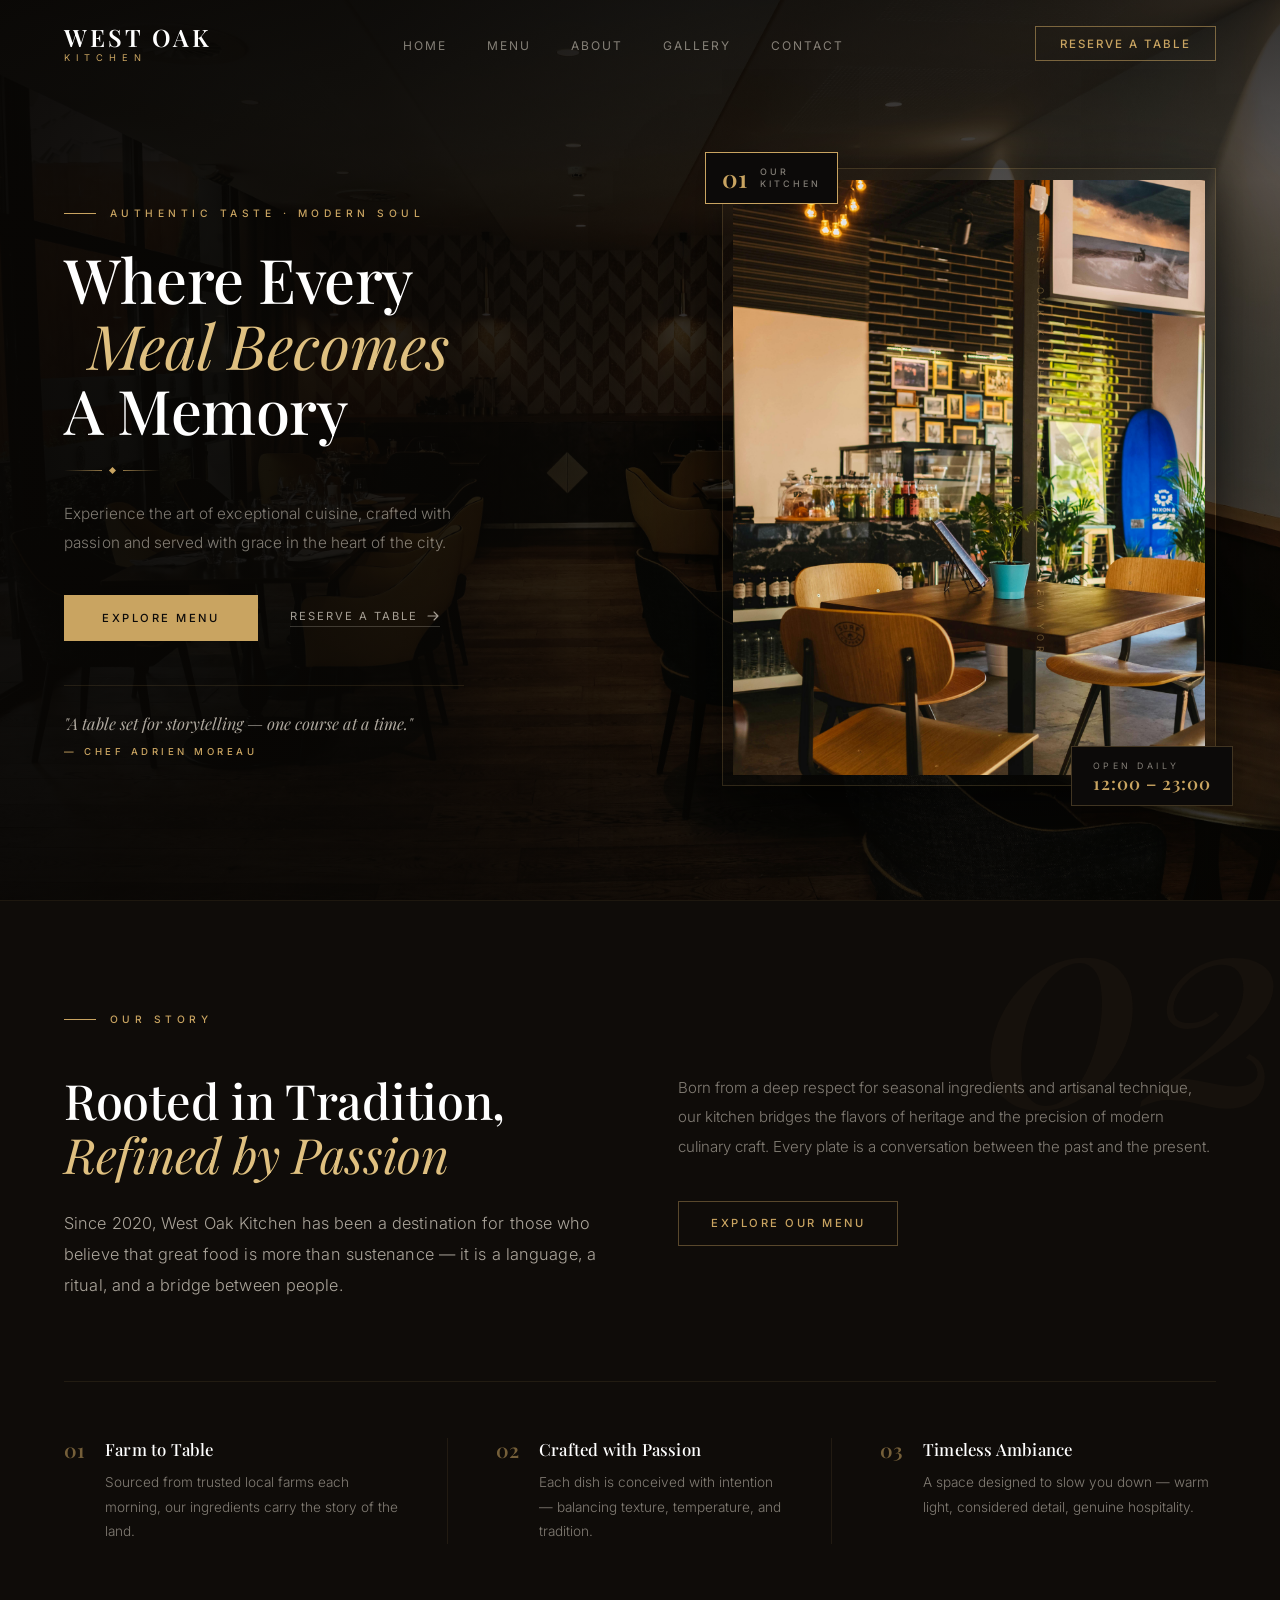
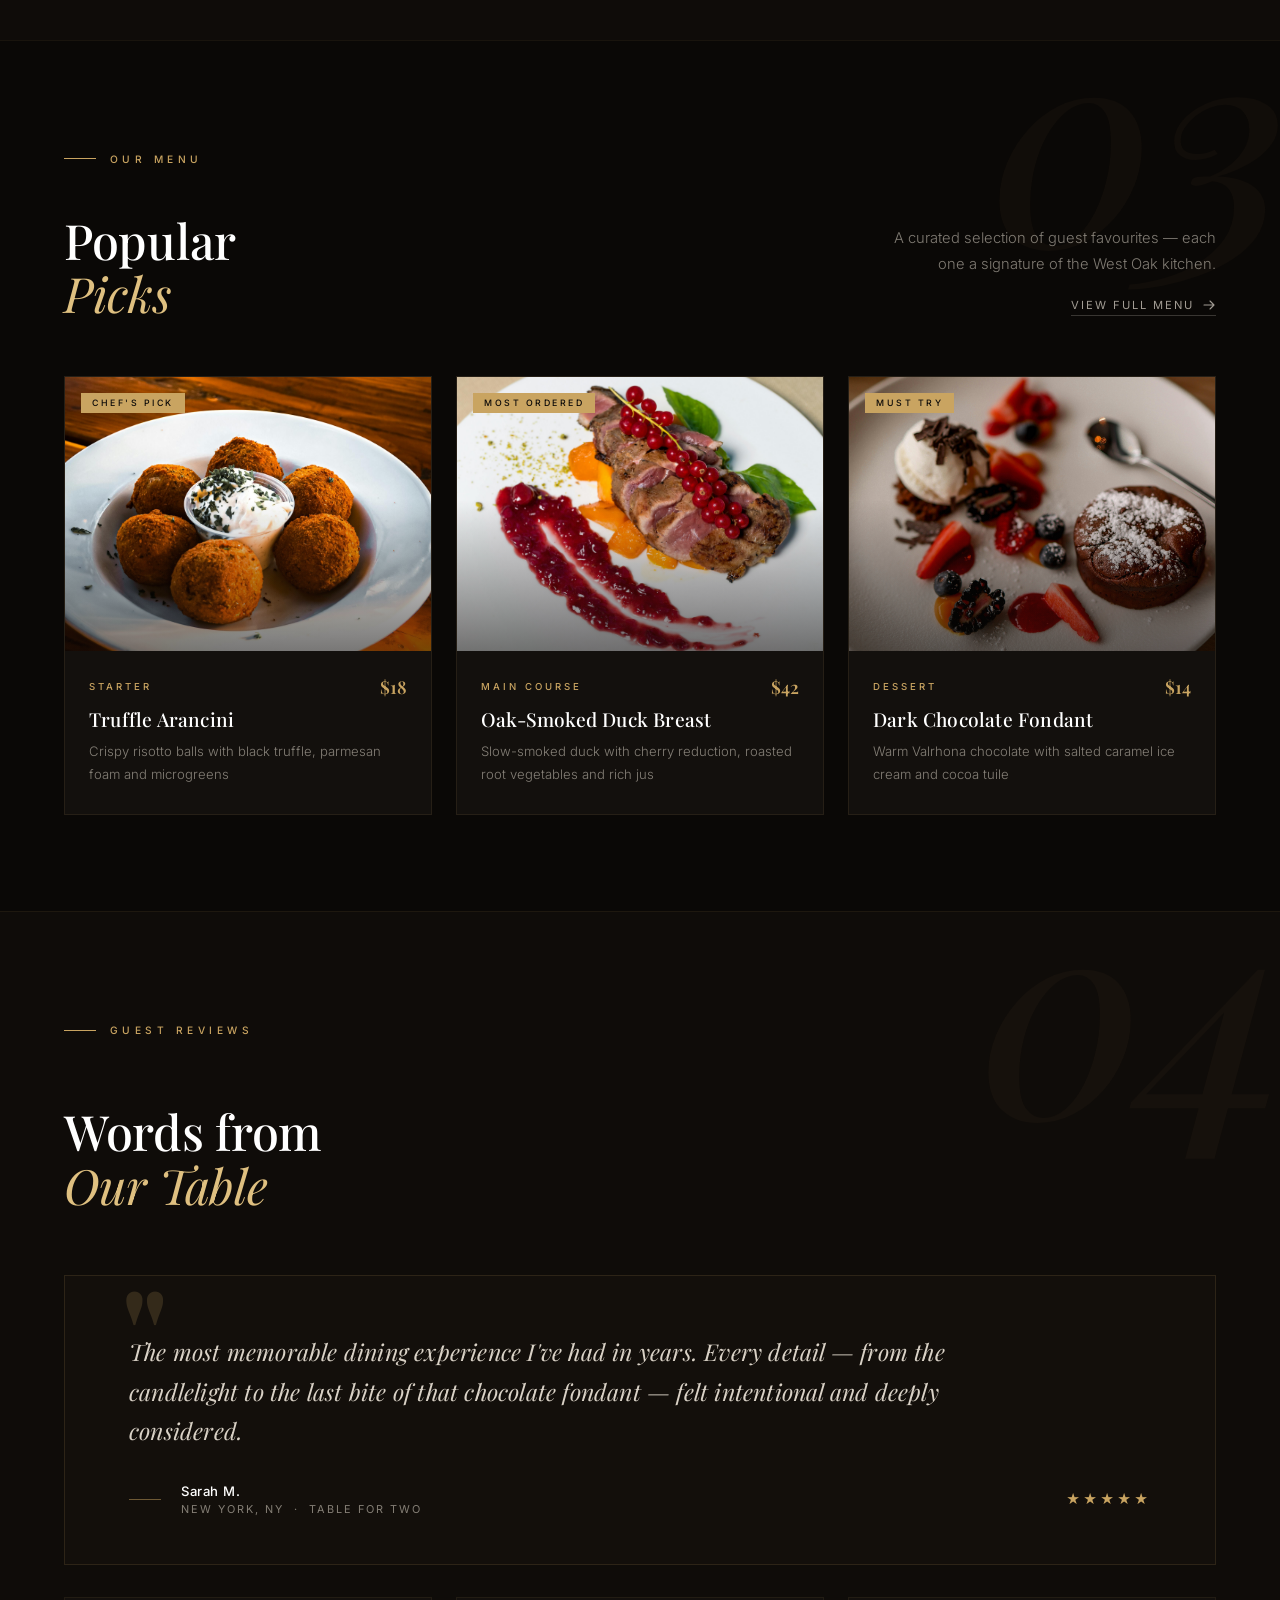
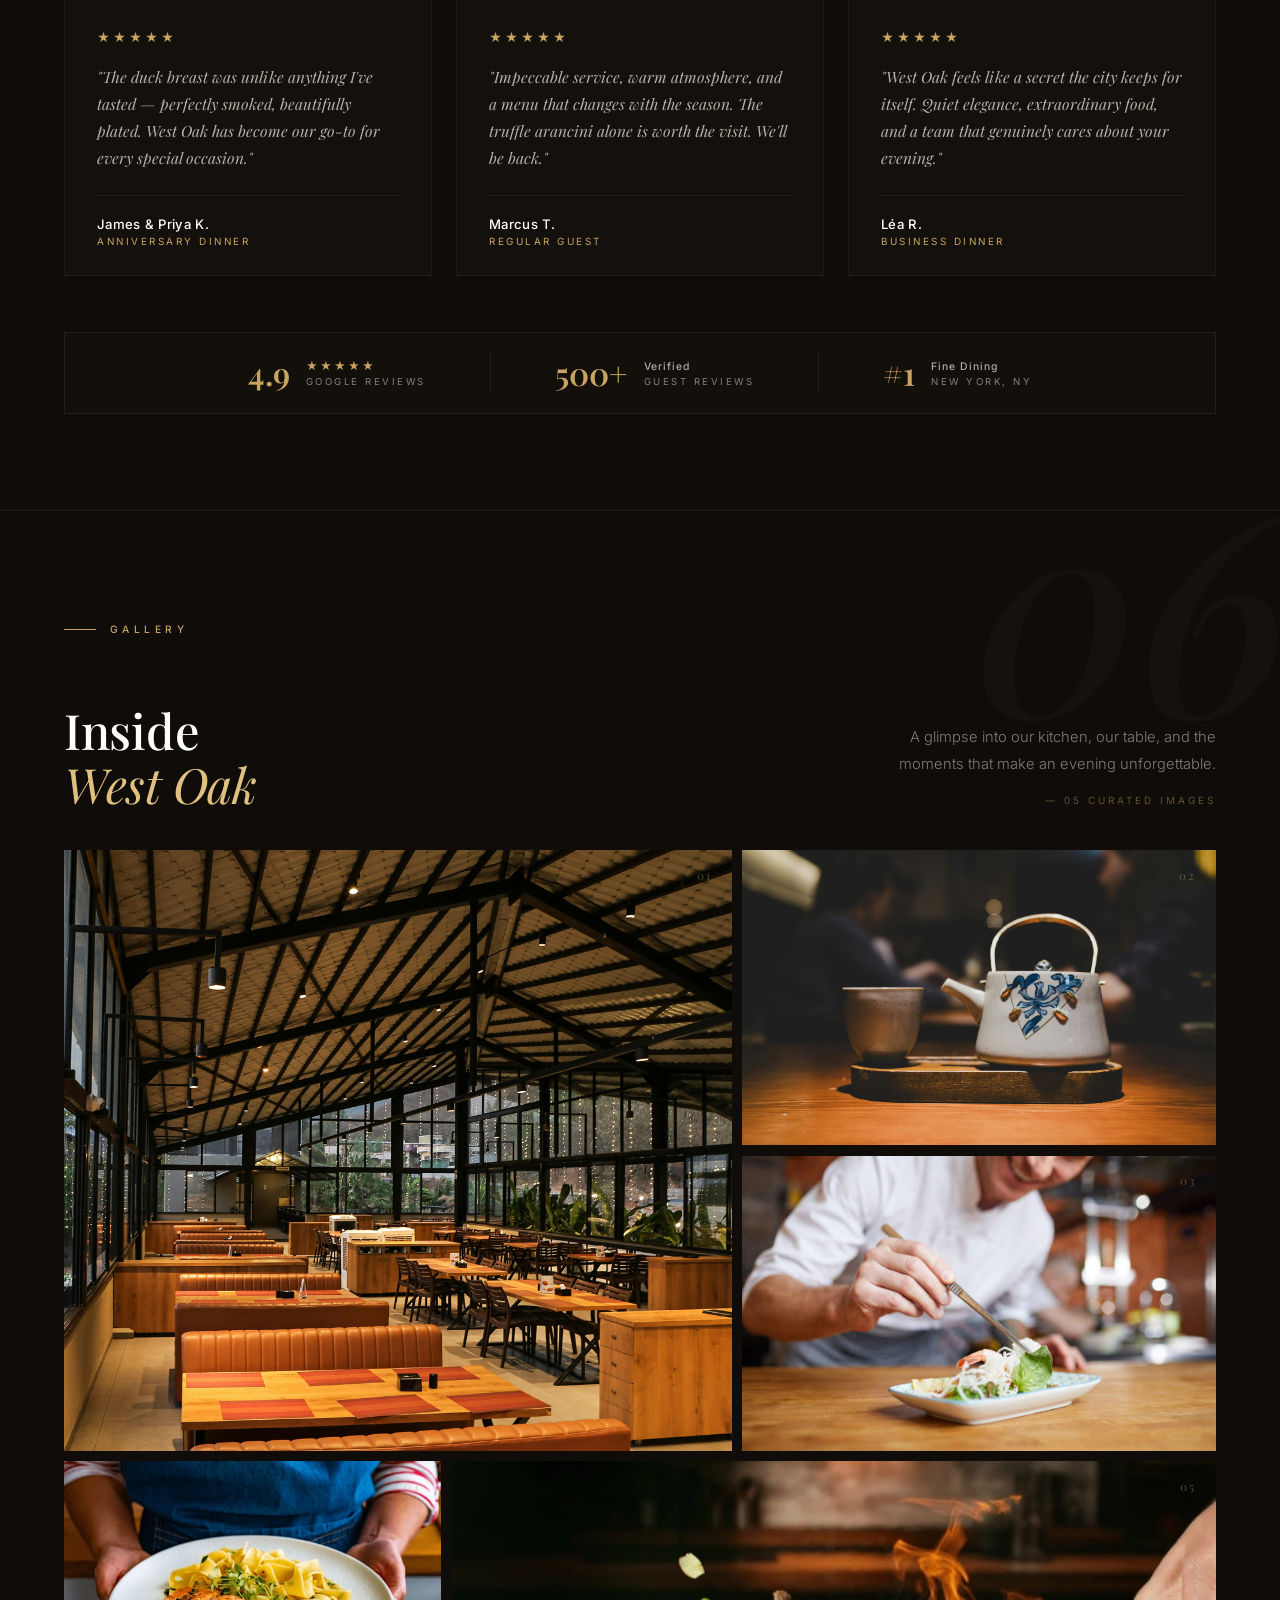
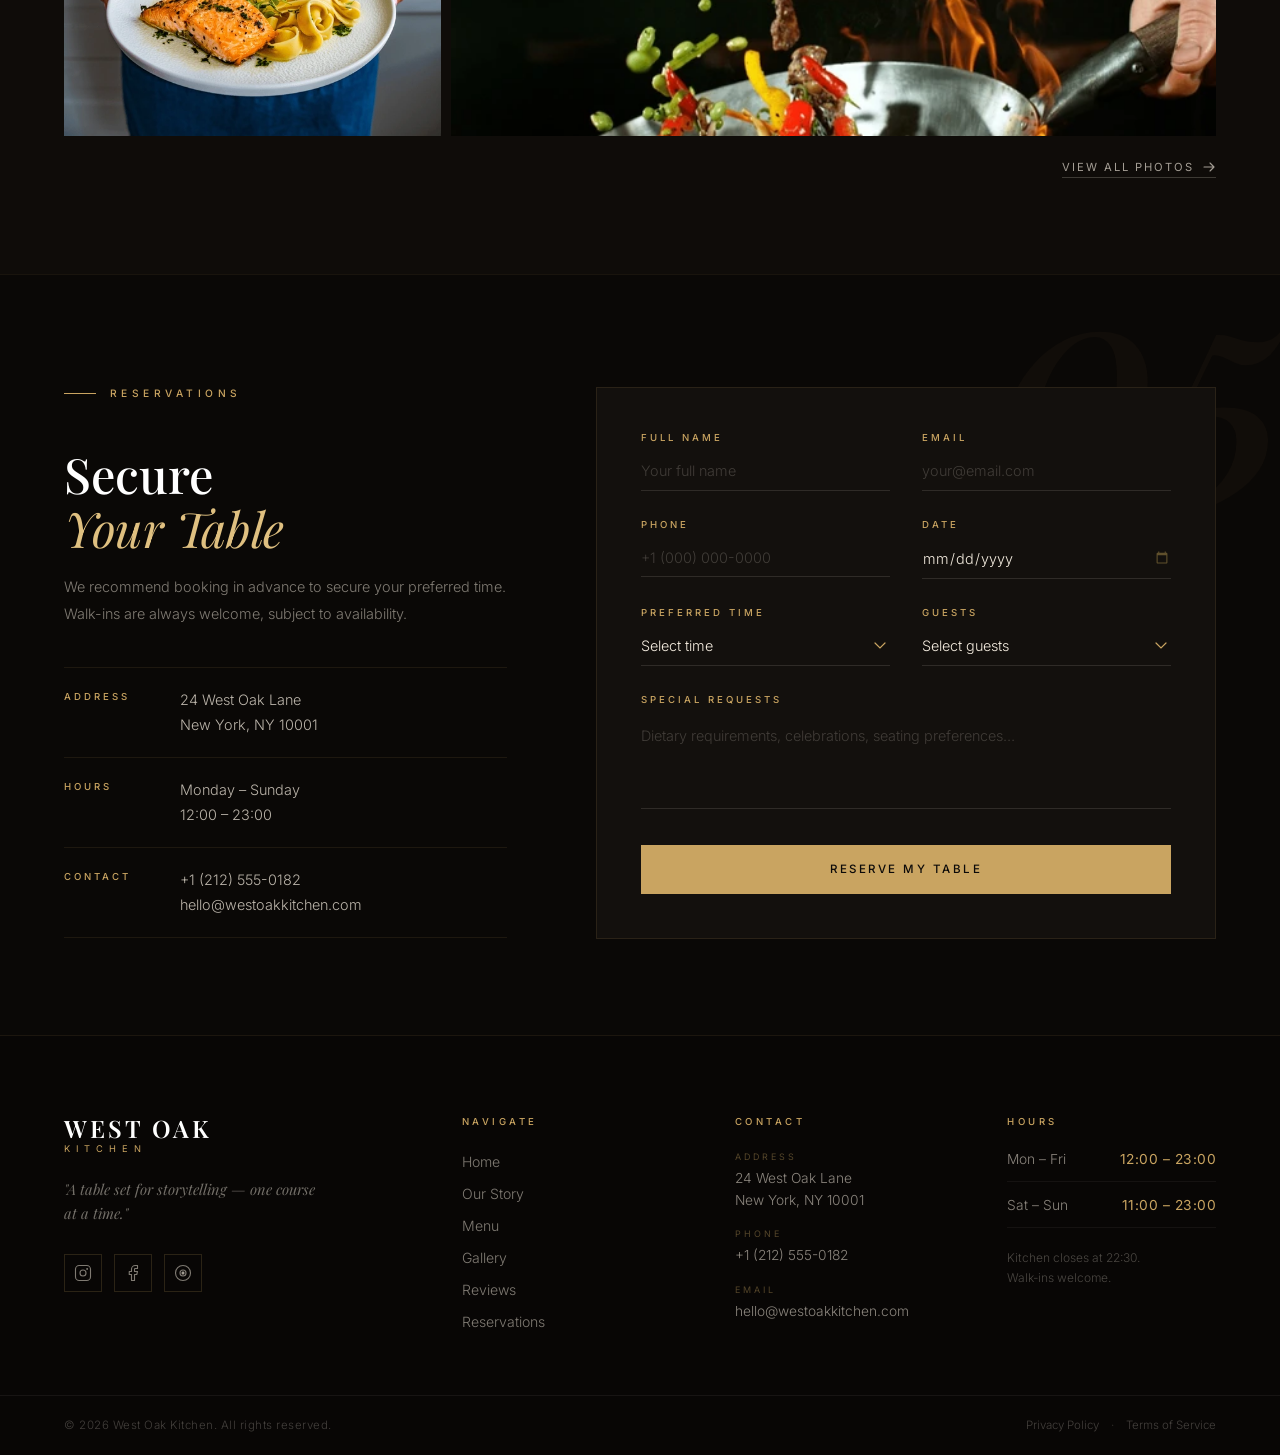
<file: index.html>
<!DOCTYPE html>
<html lang="en">
<head>
    <meta charset="UTF-8">
    <meta name="viewport" content="width=device-width, initial-scale=1.0">
    <title>West Oak Kitchen - Fine Dining</title>
    <link rel="preconnect" href="https://fonts.googleapis.com">
    <link rel="preconnect" href="https://fonts.gstatic.com" crossorigin>
    <link href="https://fonts.googleapis.com/css2?family=Playfair+Display:ital,wght@0,400;0,500;0,600;0,700;1,400;1,500&family=Inter:wght@300;400;500;600&display=swap" rel="stylesheet">
    <link rel="stylesheet" href="style.css">
</head>
<body>

    <!-- ===== NAVIGATION ===== -->
    <nav class="navbar" id="navbar">
        <div class="nav-container">

            <a href="#home" class="nav-logo">
                <span class="logo-main">West Oak</span>
                <span class="logo-sub">Kitchen</span>
            </a>

            <ul class="nav-links" id="navLinks">
                <li><a href="#home">Home</a></li>
                <li><a href="menu.html">Menu</a></li>
                <li><a href="about.html">About</a></li>
                <li><a href="#gallery">Gallery</a></li>
                <li><a href="#contact">Contact</a></li>
            </ul>

            <a href="#reserve" class="nav-reserve">Reserve a Table</a>

            <button class="hamburger" id="hamburger" aria-label="Toggle menu">
                <span></span>
                <span></span>
                <span></span>
            </button>

        </div>
    </nav>

    <!-- ===== HERO SECTION ===== -->
    <section class="hero" id="home">

        <div class="hero-bg">
            <img src="images/herobg.jpg" alt="">
        </div>
        <div class="hero-overlay"></div>

     
        <div class="hero-side" aria-hidden="true">
            <span>West Oak Kitchen &nbsp;·&nbsp; Est. 2020 &nbsp;·&nbsp; New York</span>
        </div>

        <div class="hero-grid">

            <div class="hero-text">

                <div class="hero-tag">
                    <span class="tag-line"></span>
                    <span class="tag-text">AUTHENTIC TASTE · MODERN SOUL</span>
                </div>

                <h1 class="hero-title">
                    <span class="t-reg">Where Every</span>
                    <em class="t-italic">Meal Becomes</em>
                    <span class="t-reg">A Memory</span>
                </h1>

                <div class="hero-ornament">
                    <span class="orn-line"></span>
                    <span class="orn-diamond"></span>
                    <span class="orn-line"></span>
                </div>

                <p class="hero-desc">
                    Experience the art of exceptional cuisine, crafted with passion
                    and served with grace in the heart of the city.
                </p>

                <div class="hero-actions">
                    <a href="#menu" class="btn-fill">Explore Menu</a>
                    <a href="#reserve" class="btn-link">
                        Reserve a Table
                        <svg width="14" height="14" viewBox="0 0 14 14" fill="none" aria-hidden="true">
                            <path d="M2 7h10M8 3l4 4-4 4" stroke="currentColor" stroke-width="1.1" stroke-linecap="round" stroke-linejoin="round"/>
                        </svg>
                    </a>
                </div>

                <div class="hero-signature">
                    <p class="sig-quote">"A table set for storytelling — one course at a time."</p>
                    <span class="sig-author">— Chef Adrien Moreau</span>
                </div>

            </div>

            <div class="hero-visual">
                <div class="visual-frame">

                    <div class="visual-tag">
                        <span class="visual-num">01</span>
                        <span class="visual-label">Our<br>Kitchen</span>
                    </div>

                    <img src="images/herosection.jpg" alt="West Oak Kitchen interior">

                    <div class="visual-caption">
                        <span class="cap-label">Open Daily</span>
                        <strong class="cap-time">12:00 – 23:00</strong>
                    </div>

                </div>
            </div>

        </div>

    </section>


    <!-- ===== ABOUT SECTION ===== -->
    <section class="about" id="about">

        <span class="about-num" aria-hidden="true">02</span>

        <div class="about-container">

            <div class="section-tag">
                <span class="tag-line"></span>
                <span class="tag-text">Our Story</span>
            </div>

            <div class="about-grid">

                <div class="about-left">
                    <h2 class="about-title">
                        Rooted in Tradition,<br>
                        <em>Refined by Passion</em>
                    </h2>
                    <p class="about-lead">
                        Since 2020, West Oak Kitchen has been a destination for those who believe
                        that great food is more than sustenance — it is a language, a ritual,
                        and a bridge between people.
                    </p>
                </div>

                <div class="about-right">
                    <p class="about-body">
                        Born from a deep respect for seasonal ingredients and artisanal technique,
                        our kitchen bridges the flavors of heritage and the precision of modern
                        culinary craft. Every plate is a conversation between the past and the present.
                    </p>
                    <a href="#menu" class="btn-outline-gold">Explore Our Menu</a>
                </div>

            </div>

            <div class="about-pillars">

                <div class="pillar">
                    <span class="pillar-num">01</span>
                    <div class="pillar-body">
                        <h3 class="pillar-title">Farm to Table</h3>
                        <p class="pillar-text">Sourced from trusted local farms each morning, our ingredients carry the story of the land.</p>
                    </div>
                </div>

                <div class="pillar">
                    <span class="pillar-num">02</span>
                    <div class="pillar-body">
                        <h3 class="pillar-title">Crafted with Passion</h3>
                        <p class="pillar-text">Each dish is conceived with intention — balancing texture, temperature, and tradition.</p>
                    </div>
                </div>

                <div class="pillar">
                    <span class="pillar-num">03</span>
                    <div class="pillar-body">
                        <h3 class="pillar-title">Timeless Ambiance</h3>
                        <p class="pillar-text">A space designed to slow you down — warm light, considered detail, genuine hospitality.</p>
                    </div>
                </div>

            </div>

        </div>

    </section>


    <!-- ===== MENU SECTION ===== -->
    <section class="menu" id="menu">

        <span class="menu-num" aria-hidden="true">03</span>

        <div class="menu-container">

            <div class="menu-header">
                <div class="menu-header-left">
                    <div class="section-tag">
                        <span class="tag-line"></span>
                        <span class="tag-text">Our Menu</span>
                    </div>
                    <h2 class="menu-title">
                        Popular<br>
                        <em>Picks</em>
                    </h2>
                </div>
                <div class="menu-header-right">
                    <p class="menu-intro">A curated selection of guest favourites — each one a signature of the West Oak kitchen.</p>
                    <a href="menu.html" class="btn-link">
                        View Full Menu
                        <svg width="14" height="14" viewBox="0 0 14 14" fill="none" aria-hidden="true">
                            <path d="M2 7h10M8 3l4 4-4 4" stroke="currentColor" stroke-width="1.1" stroke-linecap="round" stroke-linejoin="round"/>
                        </svg>
                    </a>
                </div>
            </div>

            <div class="dish-grid">

                <div class="dish-card">
                    <div class="dish-img">
                        <img src="images/item1.jpg" alt="Truffle Arancini">
                        <span class="dish-badge">Chef's Pick</span>
                    </div>
                    <div class="dish-info">
                        <div class="dish-top">
                            <span class="dish-cat">Starter</span>
                            <span class="dish-price">$18</span>
                        </div>
                        <h3 class="dish-name">Truffle Arancini</h3>
                        <p class="dish-desc">Crispy risotto balls with black truffle, parmesan foam and microgreens</p>
                    </div>
                </div>

                <div class="dish-card">
                    <div class="dish-img">
                        <img src="images/item2.jpg" alt="Oak-Smoked Duck Breast">
                        <span class="dish-badge">Most Ordered</span>
                    </div>
                    <div class="dish-info">
                        <div class="dish-top">
                            <span class="dish-cat">Main Course</span>
                            <span class="dish-price">$42</span>
                        </div>
                        <h3 class="dish-name">Oak-Smoked Duck Breast</h3>
                        <p class="dish-desc">Slow-smoked duck with cherry reduction, roasted root vegetables and rich jus</p>
                    </div>
                </div>

                <div class="dish-card">
                    <div class="dish-img">
                        <img src="images/item3.jpg" alt="Dark Chocolate Fondant">
                        <span class="dish-badge">Must Try</span>
                    </div>
                    <div class="dish-info">
                        <div class="dish-top">
                            <span class="dish-cat">Dessert</span>
                            <span class="dish-price">$14</span>
                        </div>
                        <h3 class="dish-name">Dark Chocolate Fondant</h3>
                        <p class="dish-desc">Warm Valrhona chocolate with salted caramel ice cream and cocoa tuile</p>
                    </div>
                </div>

            </div>

        </div>

    </section>


    <!-- ===== TESTIMONIALS SECTION ===== -->
    <section class="reviews" id="reviews">

        <span class="reviews-num" aria-hidden="true">04</span>

        <div class="reviews-container">

            <div class="reviews-header">
                <div class="section-tag">
                    <span class="tag-line"></span>
                    <span class="tag-text">Guest Reviews</span>
                </div>
                <h2 class="reviews-title">
                    Words from<br>
                    <em>Our Table</em>
                </h2>
            </div>

            <div class="featured-quote">
                <span class="quote-mark">"</span>
                <blockquote>
                    The most memorable dining experience I've had in years. Every detail — from the candlelight to the last bite of that chocolate fondant — felt intentional and deeply considered.
                </blockquote>
                <div class="quote-author">
                    <div class="author-line"></div>
                    <div class="author-info">
                        <strong>Sarah M.</strong>
                        <span>New York, NY &nbsp;·&nbsp; Table for Two</span>
                    </div>
                    <div class="author-stars">★★★★★</div>
                </div>
            </div>

            <div class="review-grid">

                <div class="review-card">
                    <div class="review-stars">★★★★★</div>
                    <p class="review-text">"The duck breast was unlike anything I've tasted — perfectly smoked, beautifully plated. West Oak has become our go-to for every special occasion."</p>
                    <div class="review-author">
                        <span class="reviewer-name">James & Priya K.</span>
                        <span class="reviewer-tag">Anniversary Dinner</span>
                    </div>
                </div>

                <div class="review-card">
                    <div class="review-stars">★★★★★</div>
                    <p class="review-text">"Impeccable service, warm atmosphere, and a menu that changes with the season. The truffle arancini alone is worth the visit. We'll be back."</p>
                    <div class="review-author">
                        <span class="reviewer-name">Marcus T.</span>
                        <span class="reviewer-tag">Regular Guest</span>
                    </div>
                </div>

                <div class="review-card">
                    <div class="review-stars">★★★★★</div>
                    <p class="review-text">"West Oak feels like a secret the city keeps for itself. Quiet elegance, extraordinary food, and a team that genuinely cares about your evening."</p>
                    <div class="review-author">
                        <span class="reviewer-name">Léa R.</span>
                        <span class="reviewer-tag">Business Dinner</span>
                    </div>
                </div>

            </div>

            <div class="reviews-rating">
                <div class="rating-item">
                    <span class="rating-score">4.9</span>
                    <div class="rating-detail">
                        <span class="rating-stars">★★★★★</span>
                        <span class="rating-source">Google Reviews</span>
                    </div>
                </div>
                <div class="rating-divider"></div>
                <div class="rating-item">
                    <span class="rating-score">500+</span>
                    <div class="rating-detail">
                        <span class="rating-label">Verified</span>
                        <span class="rating-source">Guest Reviews</span>
                    </div>
                </div>
                <div class="rating-divider"></div>
                <div class="rating-item">
                    <span class="rating-score">#1</span>
                    <div class="rating-detail">
                        <span class="rating-label">Fine Dining</span>
                        <span class="rating-source">New York, NY</span>
                    </div>
                </div>
            </div>

        </div>

    </section>


    <!-- ===== GALLERY SECTION ===== -->
    <section class="gallery" id="gallery">

        <span class="gallery-num" aria-hidden="true">06</span>

        <div class="gallery-container">

            <div class="gallery-header">
                <div class="gallery-header-left">
                    <div class="section-tag">
                        <span class="tag-line"></span>
                        <span class="tag-text">Gallery</span>
                    </div>
                    <h2 class="gallery-title">
                        Inside<br>
                        <em>West Oak</em>
                    </h2>
                </div>
                <div class="gallery-header-right">
                    <p class="gallery-intro">A glimpse into our kitchen, our table, and the moments that make an evening unforgettable.</p>
                    <span class="gallery-count">— 05 curated images</span>
                </div>
            </div>

            <div class="gallery-grid">

                <div class="gallery-item gi-1">
                    <img src="images/gallery1.jpg" alt="The Dining Room">
                    <span class="gi-num">01</span>
                    <div class="gallery-label">
                        <span class="gl-line"></span>
                        <span class="gl-cat">Ambiance</span>
                        <strong class="gl-name">The Dining Room</strong>
                    </div>
                </div>

                <div class="gallery-item gi-2">
                    <img src="images/gallery2.jpg" alt="Table Setting">
                    <span class="gi-num">02</span>
                    <div class="gallery-label">
                        <span class="gl-line"></span>
                        <span class="gl-cat">Details</span>
                        <strong class="gl-name">Table Setting</strong>
                    </div>
                </div>

                <div class="gallery-item gi-3">
                    <img src="images/gallery3.jpg" alt="Chef at Work">
                    <span class="gi-num">03</span>
                    <div class="gallery-label">
                        <span class="gl-line"></span>
                        <span class="gl-cat">Behind the Pass</span>
                        <strong class="gl-name">Chef at Work</strong>
                    </div>
                </div>

                <div class="gallery-item gi-4">
                    <img src="images/gallery4.jpg" alt="Signature Dish">
                    <span class="gi-num">04</span>
                    <div class="gallery-label">
                        <span class="gl-line"></span>
                        <span class="gl-cat">Cuisine</span>
                        <strong class="gl-name">Signature Dish</strong>
                    </div>
                </div>

                <div class="gallery-item gi-5">
                    <img src="images/gallery5.jpg" alt="Evening Ambiance">
                    <span class="gi-num">05</span>
                    <div class="gallery-label">
                        <span class="gl-line"></span>
                        <span class="gl-cat">Experience</span>
                        <strong class="gl-name">Evening Ambiance</strong>
                    </div>
                </div>

            </div>

            <div class="gallery-footer">
                <a href="#" class="btn-link">
                    View All Photos
                    <svg width="14" height="14" viewBox="0 0 14 14" fill="none" aria-hidden="true">
                        <path d="M2 7h10M8 3l4 4-4 4" stroke="currentColor" stroke-width="1.1" stroke-linecap="round" stroke-linejoin="round"/>
                    </svg>
                </a>
            </div>

        </div>

    </section>


    <!-- ===== RESERVATION SECTION ===== -->
    <section class="reserve" id="reserve">

        <span class="reserve-num" aria-hidden="true">05</span>

        <div class="reserve-container">
            <div class="reserve-grid">

                <div class="reserve-info">

                    <div class="section-tag">
                        <span class="tag-line"></span>
                        <span class="tag-text">Reservations</span>
                    </div>

                    <h2 class="reserve-title">
                        Secure<br>
                        <em>Your Table</em>
                    </h2>

                    <p class="reserve-lead">
                        We recommend booking in advance to secure your preferred time.
                        Walk-ins are always welcome, subject to availability.
                    </p>

                    <div class="info-blocks">
                        <div class="info-block">
                            <span class="info-label">Address</span>
                            <p class="info-value">24 West Oak Lane<br>New York, NY 10001</p>
                        </div>
                        <div class="info-block">
                            <span class="info-label">Hours</span>
                            <p class="info-value">Monday – Sunday<br>12:00 – 23:00</p>
                        </div>
                        <div class="info-block">
                            <span class="info-label">Contact</span>
                            <p class="info-value">+1 (212) 555-0182<br>hello@westoakkitchen.com</p>
                        </div>
                    </div>

                </div>

                <div class="reserve-form-wrap">
                    <form class="reserve-form" action="#" method="POST">

                        <div class="form-row">
                            <div class="form-group">
                                <label for="r-name">Full Name</label>
                                <input type="text" id="r-name" name="name" placeholder="Your full name" required>
                            </div>
                            <div class="form-group">
                                <label for="r-email">Email</label>
                                <input type="email" id="r-email" name="email" placeholder="your@email.com" required>
                            </div>
                        </div>

                        <div class="form-row">
                            <div class="form-group">
                                <label for="r-phone">Phone</label>
                                <input type="tel" id="r-phone" name="phone" placeholder="+1 (000) 000-0000">
                            </div>
                            <div class="form-group">
                                <label for="r-date">Date</label>
                                <input type="date" id="r-date" name="date" required>
                            </div>
                        </div>

                        <div class="form-row">
                            <div class="form-group">
                                <label for="r-time">Preferred Time</label>
                                <select id="r-time" name="time">
                                    <option value="">Select time</option>
                                    <option>12:00 PM</option>
                                    <option>12:30 PM</option>
                                    <option>1:00 PM</option>
                                    <option>1:30 PM</option>
                                    <option>6:00 PM</option>
                                    <option>6:30 PM</option>
                                    <option>7:00 PM</option>
                                    <option>7:30 PM</option>
                                    <option>8:00 PM</option>
                                    <option>8:30 PM</option>
                                    <option>9:00 PM</option>
                                </select>
                            </div>
                            <div class="form-group">
                                <label for="r-guests">Guests</label>
                                <select id="r-guests" name="guests">
                                    <option value="">Select guests</option>
                                    <option>1 Guest</option>
                                    <option>2 Guests</option>
                                    <option>3 Guests</option>
                                    <option>4 Guests</option>
                                    <option>5 Guests</option>
                                    <option>6 Guests</option>
                                    <option>7+ Guests</option>
                                </select>
                            </div>
                        </div>

                        <div class="form-group form-full">
                            <label for="r-note">Special Requests</label>
                            <textarea id="r-note" name="note" rows="3" placeholder="Dietary requirements, celebrations, seating preferences…"></textarea>
                        </div>

                        <button type="submit" class="form-submit">Reserve My Table</button>

                    </form>
                </div>

            </div>
        </div>

    </section>


    <!-- ===== FOOTER ===== -->
     
    <footer class="footer" id="contact">

        <div class="footer-top">
            <div class="footer-grid">

                <div class="footer-brand">
                    <a href="#home" class="footer-logo">
                        <span class="logo-main">West Oak</span>
                        <span class="logo-sub">Kitchen</span>
                    </a>
                    <p class="footer-tagline">"A table set for storytelling — one course at a time."</p>
                    <div class="footer-social">
                        <a href="#" class="social-link" aria-label="Instagram">
                            <svg width="18" height="18" viewBox="0 0 24 24" fill="none" stroke="currentColor" stroke-width="1.5" stroke-linecap="round" stroke-linejoin="round">
                                <rect x="2" y="2" width="20" height="20" rx="5"/>
                                <circle cx="12" cy="12" r="4"/>
                                <circle cx="17.5" cy="6.5" r="0.5" fill="currentColor"/>
                            </svg>
                        </a>
                        <a href="#" class="social-link" aria-label="Facebook">
                            <svg width="18" height="18" viewBox="0 0 24 24" fill="none" stroke="currentColor" stroke-width="1.5" stroke-linecap="round" stroke-linejoin="round">
                                <path d="M18 2h-3a5 5 0 0 0-5 5v3H7v4h3v8h4v-8h3l1-4h-4V7a1 1 0 0 1 1-1h3z"/>
                            </svg>
                        </a>
                        <a href="#" class="social-link" aria-label="TripAdvisor">
                            <svg width="18" height="18" viewBox="0 0 24 24" fill="none" stroke="currentColor" stroke-width="1.5" stroke-linecap="round" stroke-linejoin="round">
                                <circle cx="12" cy="12" r="10"/>
                                <path d="M12 8c-2.2 0-4 1.8-4 4s1.8 4 4 4 4-1.8 4-4-1.8-4-4-4z"/>
                                <circle cx="12" cy="12" r="1.5" fill="currentColor"/>
                            </svg>
                        </a>
                    </div>
                </div>

                <div class="footer-col">
                    <h4 class="footer-col-title">Navigate</h4>
                    <ul class="footer-links">
                        <li><a href="#home">Home</a></li>
                        <li><a href="about.html">Our Story</a></li>
                        <li><a href="#menu">Menu</a></li>
                        <li><a href="#gallery">Gallery</a></li>
                        <li><a href="#reviews">Reviews</a></li>
                        <li><a href="#reserve">Reservations</a></li>
                    </ul>
                </div>

                <div class="footer-col">
                    <h4 class="footer-col-title">Contact</h4>
                    <ul class="footer-info">
                        <li>
                            <span class="fi-label">Address</span>
                            <span>24 West Oak Lane<br>New York, NY 10001</span>
                        </li>
                        <li>
                            <span class="fi-label">Phone</span>
                            <a href="tel:+12125550182">+1 (212) 555-0182</a>
                        </li>
                        <li>
                            <span class="fi-label">Email</span>
                            <a href="mailto:hello@westoakkitchen.com">hello@westoakkitchen.com</a>
                        </li>
                    </ul>
                </div>

                <div class="footer-col">
                    <h4 class="footer-col-title">Hours</h4>
                    <ul class="footer-hours">
                        <li>
                            <span>Mon – Fri</span>
                            <span class="fh-time">12:00 – 23:00</span>
                        </li>
                        <li>
                            <span>Sat – Sun</span>
                            <span class="fh-time">11:00 – 23:00</span>
                        </li>
                    </ul>
                    <p class="footer-hours-note">Kitchen closes at 22:30.<br>Walk-ins welcome.</p>
                </div>

            </div>
        </div>

        <div class="footer-bottom">
            <div class="footer-bottom-inner">
                <p class="footer-copy">© 2026 West Oak Kitchen. All rights reserved.</p>
                <div class="footer-legal">
                    <a href="#">Privacy Policy</a>
                    <span>·</span>
                    <a href="#">Terms of Service</a>
                </div>
            </div>
        </div>

    </footer>


    <script>
        const navbar   = document.getElementById('navbar');
        const hamburger = document.getElementById('hamburger');
        const navLinks  = document.getElementById('navLinks');

        window.addEventListener('scroll', () => {
            navbar.classList.toggle('scrolled', window.scrollY > 60);
        });

        hamburger.addEventListener('click', () => {
            hamburger.classList.toggle('open');
            navLinks.classList.toggle('open');
        });

        navLinks.querySelectorAll('a').forEach(link => {
            link.addEventListener('click', () => {
                hamburger.classList.remove('open');
                navLinks.classList.remove('open');
            });
        });
    </script>
</body>
</html>
</file>
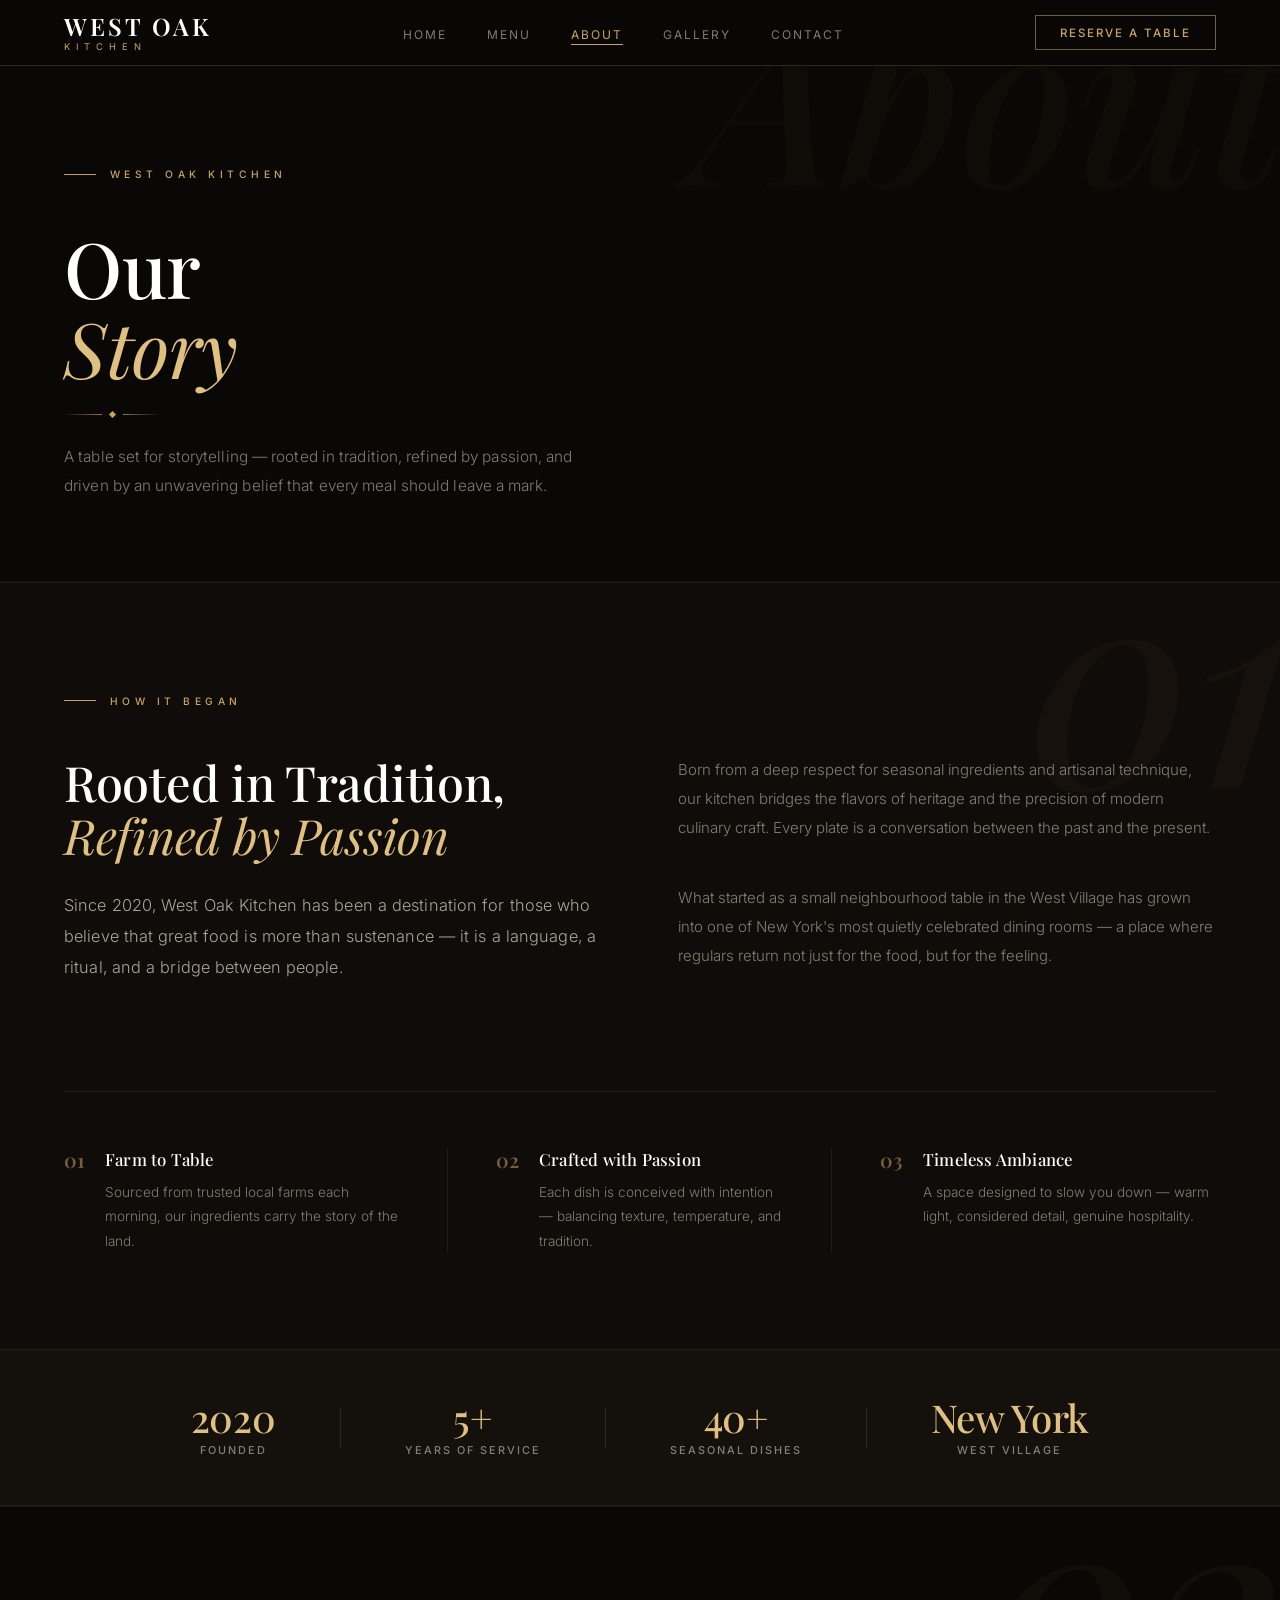
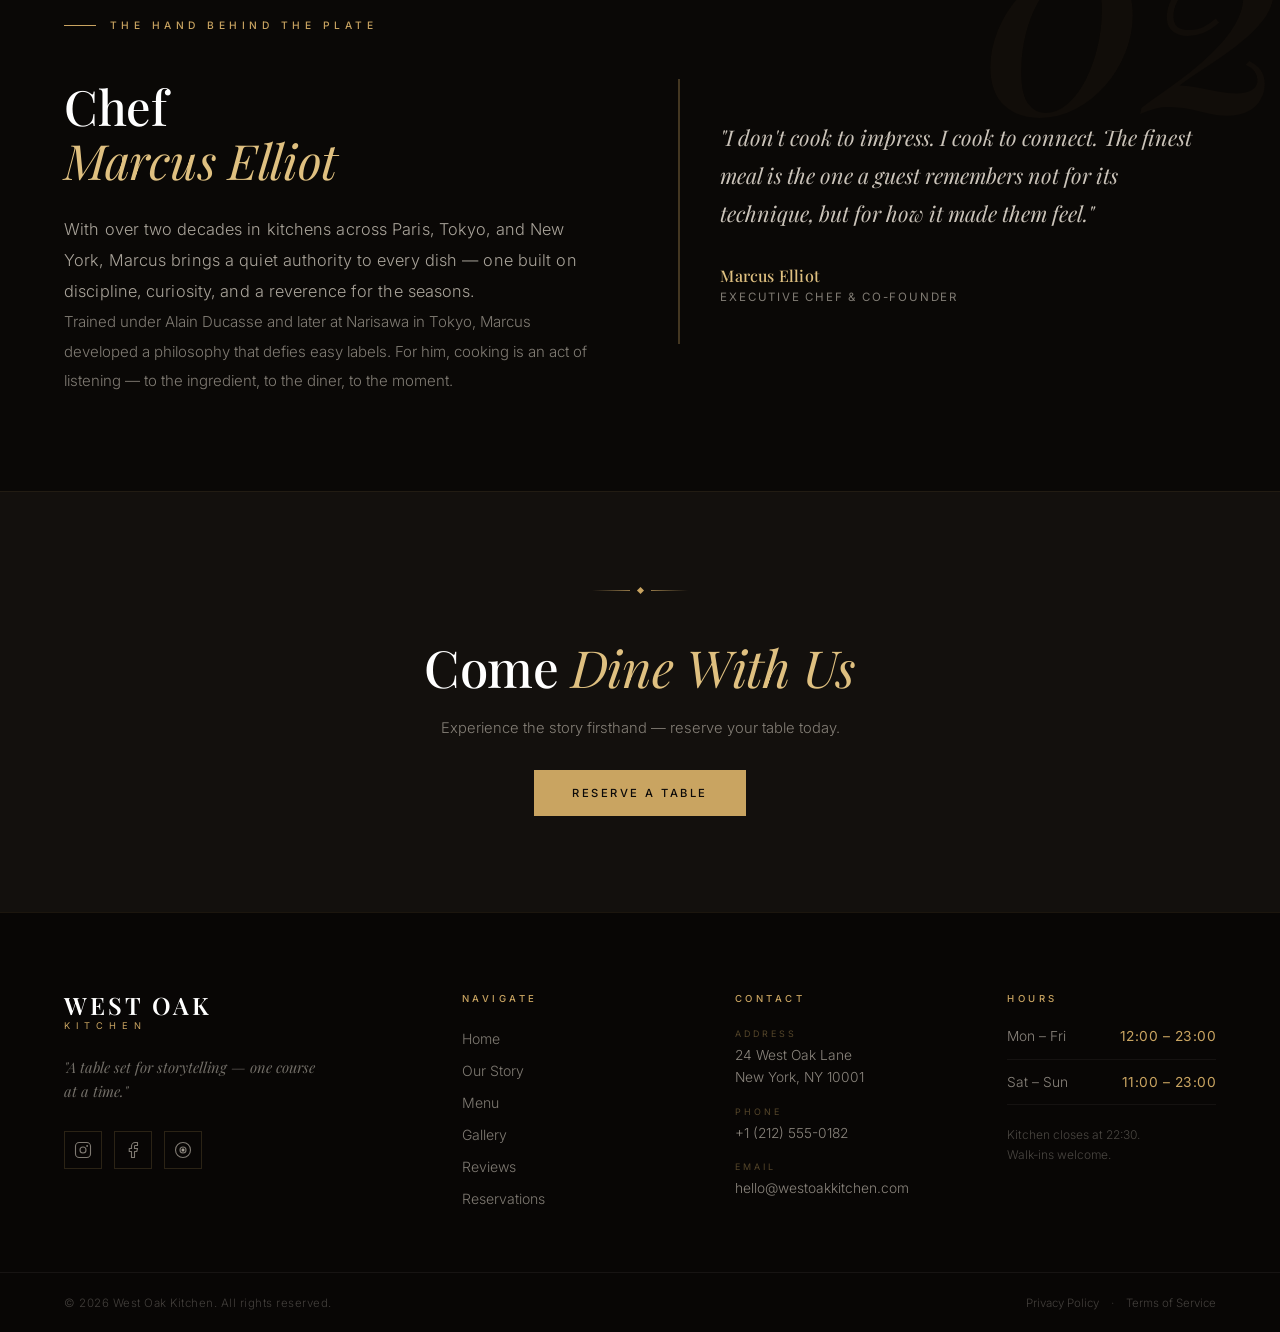
<file: about.html>
<!DOCTYPE html>
<html lang="en">
<head>
    <meta charset="UTF-8">
    <meta name="viewport" content="width=device-width, initial-scale=1.0">
    <title>Our Story — West Oak Kitchen</title>
    <link rel="preconnect" href="https://fonts.googleapis.com">
    <link rel="preconnect" href="https://fonts.gstatic.com" crossorigin>
    <link href="https://fonts.googleapis.com/css2?family=Playfair+Display:ital,wght@0,400;0,500;0,600;0,700;1,400;1,500&family=Inter:wght@300;400;500;600&display=swap" rel="stylesheet">
    <link rel="stylesheet" href="style.css">
</head>
<body>

    <!-- ===== NAVIGATION ===== -->
    <nav class="navbar scrolled" id="navbar">
        <div class="nav-container">

            <a href="index.html" class="nav-logo">
                <span class="logo-main">West Oak</span>
                <span class="logo-sub">Kitchen</span>
            </a>

            <ul class="nav-links" id="navLinks">
                <li><a href="index.html">Home</a></li>
                <li><a href="menu.html">Menu</a></li>
                <li><a href="about.html" class="nav-active">About</a></li>
                <li><a href="index.html#gallery">Gallery</a></li>
                <li><a href="index.html#contact">Contact</a></li>
            </ul>

            <a href="index.html#reserve" class="nav-reserve">Reserve a Table</a>

            <button class="hamburger" id="hamburger" aria-label="Toggle menu">
                <span></span>
                <span></span>
                <span></span>
            </button>

        </div>
    </nav>


    <!-- ===== HERO ===== -->
    <section class="about-page-hero">
        <div class="about-page-hero-container">

            <div class="section-tag">
                <span class="tag-line"></span>
                <span class="tag-text">West Oak Kitchen</span>
            </div>

            <h1 class="menu-page-title">
                Our<br>
                <em>Story</em>
            </h1>

            <div class="hero-ornament">
                <span class="orn-line"></span>
                <span class="orn-diamond"></span>
                <span class="orn-line"></span>
            </div>

            <p class="menu-page-desc">
                A table set for storytelling — rooted in tradition, refined by passion,
                and driven by an unwavering belief that every meal should leave a mark.
            </p>

        </div>
    </section>


    <!-- ===== ORIGIN STORY ===== -->
    <section class="about abt-story-section">

        <span class="about-num" aria-hidden="true">01</span>

        <div class="about-container">

            <div class="section-tag">
                <span class="tag-line"></span>
                <span class="tag-text">How It Began</span>
            </div>

            <div class="about-grid">

                <div class="about-left">
                    <h2 class="about-title">
                        Rooted in Tradition,<br>
                        <em>Refined by Passion</em>
                    </h2>
                    <p class="about-lead">
                        Since 2020, West Oak Kitchen has been a destination for those who believe
                        that great food is more than sustenance — it is a language, a ritual,
                        and a bridge between people.
                    </p>
                </div>

                <div class="about-right">
                    <p class="about-body">
                        Born from a deep respect for seasonal ingredients and artisanal technique,
                        our kitchen bridges the flavors of heritage and the precision of modern
                        culinary craft. Every plate is a conversation between the past and the present.
                    </p>
                    <p class="about-body">
                        What started as a small neighbourhood table in the West Village has grown into
                        one of New York's most quietly celebrated dining rooms — a place where
                        regulars return not just for the food, but for the feeling.
                    </p>
                </div>

            </div>

            <div class="about-pillars">

                <div class="pillar">
                    <span class="pillar-num">01</span>
                    <div class="pillar-body">
                        <h3 class="pillar-title">Farm to Table</h3>
                        <p class="pillar-text">Sourced from trusted local farms each morning, our ingredients carry the story of the land.</p>
                    </div>
                </div>

                <div class="pillar">
                    <span class="pillar-num">02</span>
                    <div class="pillar-body">
                        <h3 class="pillar-title">Crafted with Passion</h3>
                        <p class="pillar-text">Each dish is conceived with intention — balancing texture, temperature, and tradition.</p>
                    </div>
                </div>

                <div class="pillar">
                    <span class="pillar-num">03</span>
                    <div class="pillar-body">
                        <h3 class="pillar-title">Timeless Ambiance</h3>
                        <p class="pillar-text">A space designed to slow you down — warm light, considered detail, genuine hospitality.</p>
                    </div>
                </div>

            </div>

        </div>

    </section>


    <!-- ===== STATS BAR ===== -->
    <div class="abt-stats-bar">
        <div class="abt-stats-inner">

            <div class="abt-stat">
                <span class="abt-stat-num">2020</span>
                <span class="abt-stat-label">Founded</span>
            </div>

            <span class="abt-stat-sep"></span>

            <div class="abt-stat">
                <span class="abt-stat-num">5+</span>
                <span class="abt-stat-label">Years of Service</span>
            </div>

            <span class="abt-stat-sep"></span>

            <div class="abt-stat">
                <span class="abt-stat-num">40+</span>
                <span class="abt-stat-label">Seasonal Dishes</span>
            </div>

            <span class="abt-stat-sep"></span>

            <div class="abt-stat">
                <span class="abt-stat-num">New York</span>
                <span class="abt-stat-label">West Village</span>
            </div>

        </div>
    </div>


    <!-- ===== CHEF SECTION ===== -->
    <section class="abt-chef">

        <span class="about-num" aria-hidden="true">02</span>

        <div class="abt-chef-container">

            <div class="section-tag">
                <span class="tag-line"></span>
                <span class="tag-text">The Hand Behind the Plate</span>
            </div>

            <div class="abt-chef-grid">

                <div class="abt-chef-left">
                    <h2 class="about-title">
                        Chef<br>
                        <em>Marcus Elliot</em>
                    </h2>
                    <p class="about-lead">
                        With over two decades in kitchens across Paris, Tokyo, and New York,
                        Marcus brings a quiet authority to every dish — one built on discipline,
                        curiosity, and a reverence for the seasons.
                    </p>
                    <p class="about-body">
                        Trained under Alain Ducasse and later at Narisawa in Tokyo, Marcus developed
                        a philosophy that defies easy labels. For him, cooking is an act of listening —
                        to the ingredient, to the diner, to the moment.
                    </p>
                </div>

                <div class="abt-chef-right">
                    <blockquote class="chef-quote">
                        <p>"I don't cook to impress. I cook to connect. The finest meal is the one
                        a guest remembers not for its technique, but for how it made them feel."</p>
                        <footer class="chef-quote-sig">
                            <span class="chef-name">Marcus Elliot</span>
                            <span class="chef-title">Executive Chef &amp; Co-Founder</span>
                        </footer>
                    </blockquote>
                </div>

            </div>

        </div>

    </section>


    <!-- ===== CTA ===== -->
    <section class="menu-cta">
        <div class="menu-cta-inner">

            <div class="hero-ornament">
                <span class="orn-line"></span>
                <span class="orn-diamond"></span>
                <span class="orn-line"></span>
            </div>

            <h2 class="menu-cta-title">
                Come <em>Dine With Us</em>
            </h2>

            <p class="menu-cta-desc">Experience the story firsthand — reserve your table today.</p>

            <a href="index.html#reserve" class="btn-fill">Reserve a Table</a>

        </div>
    </section>


    <!-- ===== FOOTER ===== -->
    <footer class="footer" id="contact">

        <div class="footer-top">
            <div class="footer-grid">

                <div class="footer-brand">
                    <a href="index.html" class="footer-logo">
                        <span class="logo-main">West Oak</span>
                        <span class="logo-sub">Kitchen</span>
                    </a>
                    <p class="footer-tagline">"A table set for storytelling — one course at a time."</p>
                    <div class="footer-social">
                        <a href="#" class="social-link" aria-label="Instagram">
                            <svg width="18" height="18" viewBox="0 0 24 24" fill="none" stroke="currentColor" stroke-width="1.5" stroke-linecap="round" stroke-linejoin="round">
                                <rect x="2" y="2" width="20" height="20" rx="5"/>
                                <circle cx="12" cy="12" r="4"/>
                                <circle cx="17.5" cy="6.5" r="0.5" fill="currentColor"/>
                            </svg>
                        </a>
                        <a href="#" class="social-link" aria-label="Facebook">
                            <svg width="18" height="18" viewBox="0 0 24 24" fill="none" stroke="currentColor" stroke-width="1.5" stroke-linecap="round" stroke-linejoin="round">
                                <path d="M18 2h-3a5 5 0 0 0-5 5v3H7v4h3v8h4v-8h3l1-4h-4V7a1 1 0 0 1 1-1h3z"/>
                            </svg>
                        </a>
                        <a href="#" class="social-link" aria-label="TripAdvisor">
                            <svg width="18" height="18" viewBox="0 0 24 24" fill="none" stroke="currentColor" stroke-width="1.5" stroke-linecap="round" stroke-linejoin="round">
                                <circle cx="12" cy="12" r="10"/>
                                <path d="M12 8c-2.2 0-4 1.8-4 4s1.8 4 4 4 4-1.8 4-4-1.8-4-4-4z"/>
                                <circle cx="12" cy="12" r="1.5" fill="currentColor"/>
                            </svg>
                        </a>
                    </div>
                </div>

                <div class="footer-col">
                    <h4 class="footer-col-title">Navigate</h4>
                    <ul class="footer-links">
                        <li><a href="index.html">Home</a></li>
                        <li><a href="about.html">Our Story</a></li>
                        <li><a href="menu.html">Menu</a></li>
                        <li><a href="index.html#gallery">Gallery</a></li>
                        <li><a href="index.html#reviews">Reviews</a></li>
                        <li><a href="index.html#reserve">Reservations</a></li>
                    </ul>
                </div>

                <div class="footer-col">
                    <h4 class="footer-col-title">Contact</h4>
                    <ul class="footer-info">
                        <li>
                            <span class="fi-label">Address</span>
                            <span>24 West Oak Lane<br>New York, NY 10001</span>
                        </li>
                        <li>
                            <span class="fi-label">Phone</span>
                            <a href="tel:+12125550182">+1 (212) 555-0182</a>
                        </li>
                        <li>
                            <span class="fi-label">Email</span>
                            <a href="mailto:hello@westoakkitchen.com">hello@westoakkitchen.com</a>
                        </li>
                    </ul>
                </div>

                <div class="footer-col">
                    <h4 class="footer-col-title">Hours</h4>
                    <ul class="footer-hours">
                        <li>
                            <span>Mon – Fri</span>
                            <span class="fh-time">12:00 – 23:00</span>
                        </li>
                        <li>
                            <span>Sat – Sun</span>
                            <span class="fh-time">11:00 – 23:00</span>
                        </li>
                    </ul>
                    <p class="footer-hours-note">Kitchen closes at 22:30.<br>Walk-ins welcome.</p>
                </div>

            </div>
        </div>

        <div class="footer-bottom">
            <div class="footer-bottom-inner">
                <p class="footer-copy">© 2026 West Oak Kitchen. All rights reserved.</p>
                <div class="footer-legal">
                    <a href="#">Privacy Policy</a>
                    <span>·</span>
                    <a href="#">Terms of Service</a>
                </div>
            </div>
        </div>

    </footer>


    <script>
        const hamburger = document.getElementById('hamburger');
        const navLinks  = document.getElementById('navLinks');

        hamburger.addEventListener('click', () => {
            hamburger.classList.toggle('open');
            navLinks.classList.toggle('open');
        });

        navLinks.querySelectorAll('a').forEach(link => {
            link.addEventListener('click', () => {
                hamburger.classList.remove('open');
                navLinks.classList.remove('open');
            });
        });
    </script>

</body>
</html>
</file>
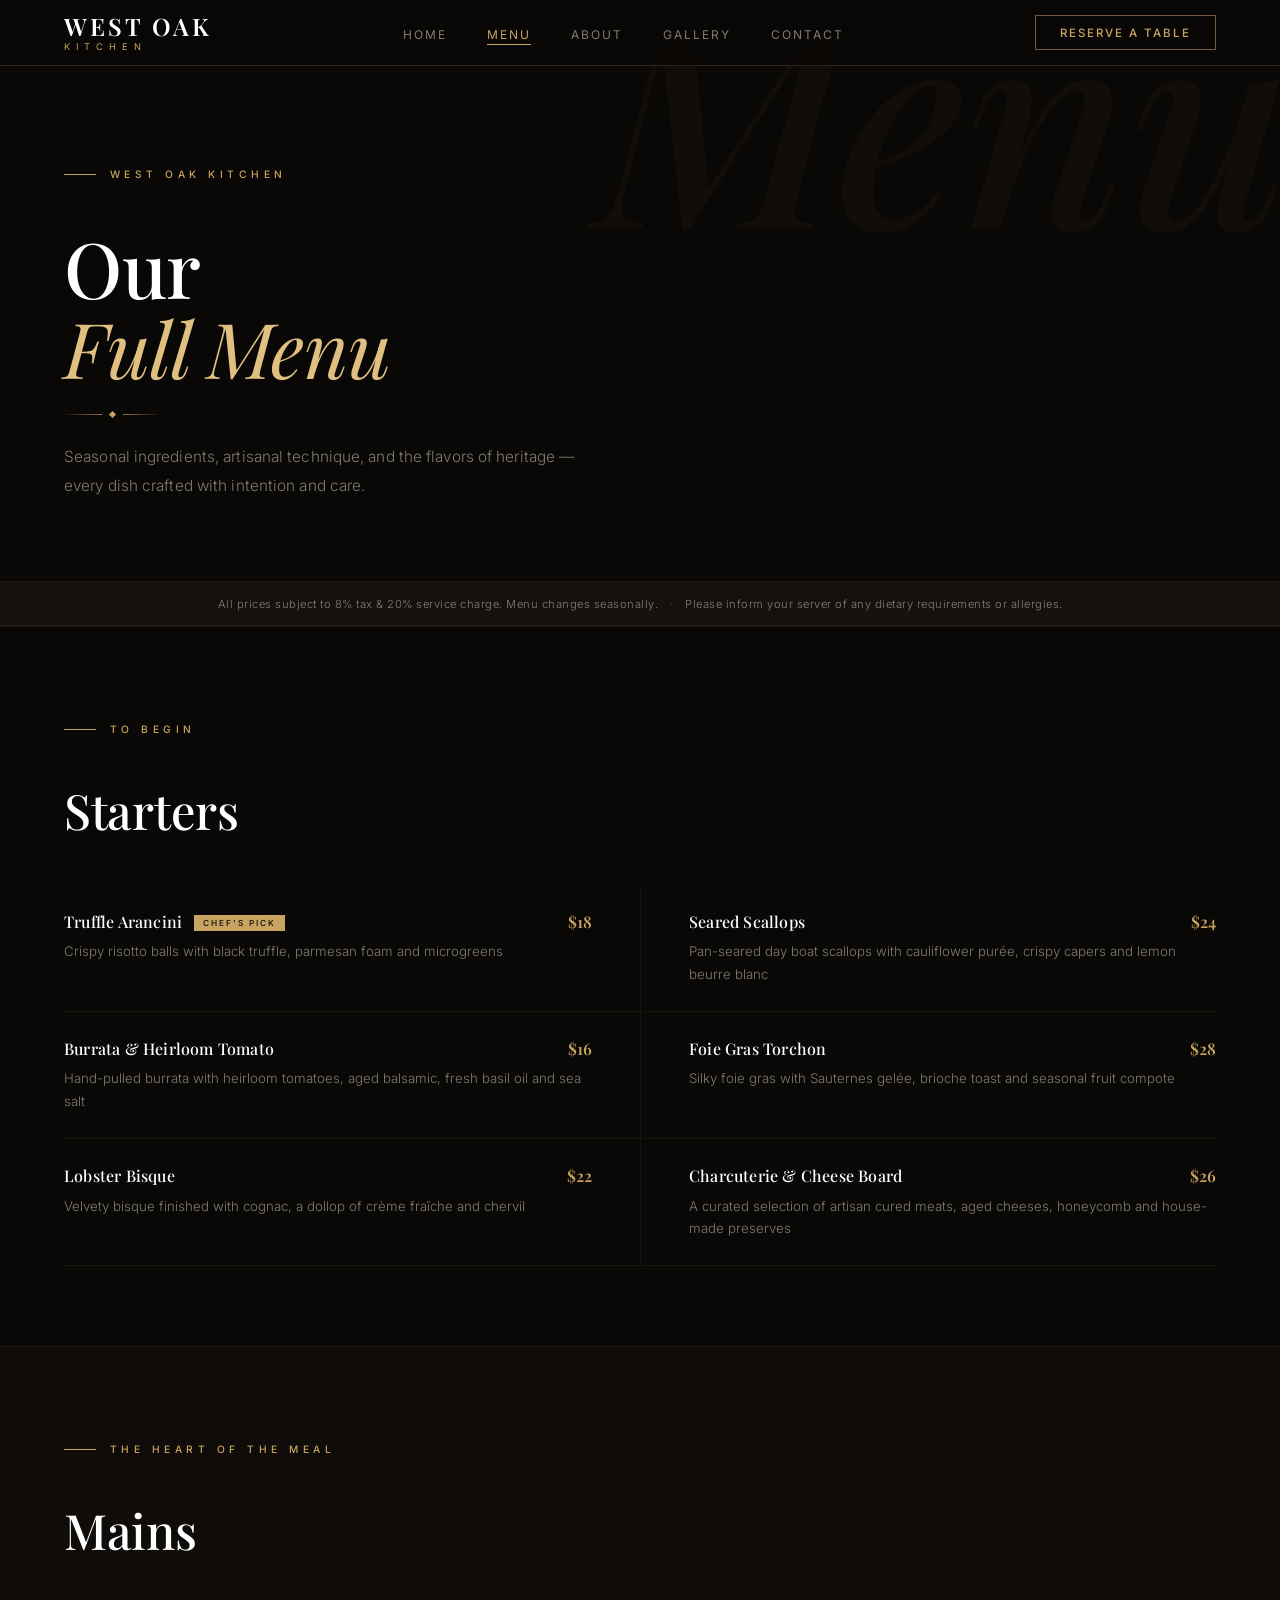
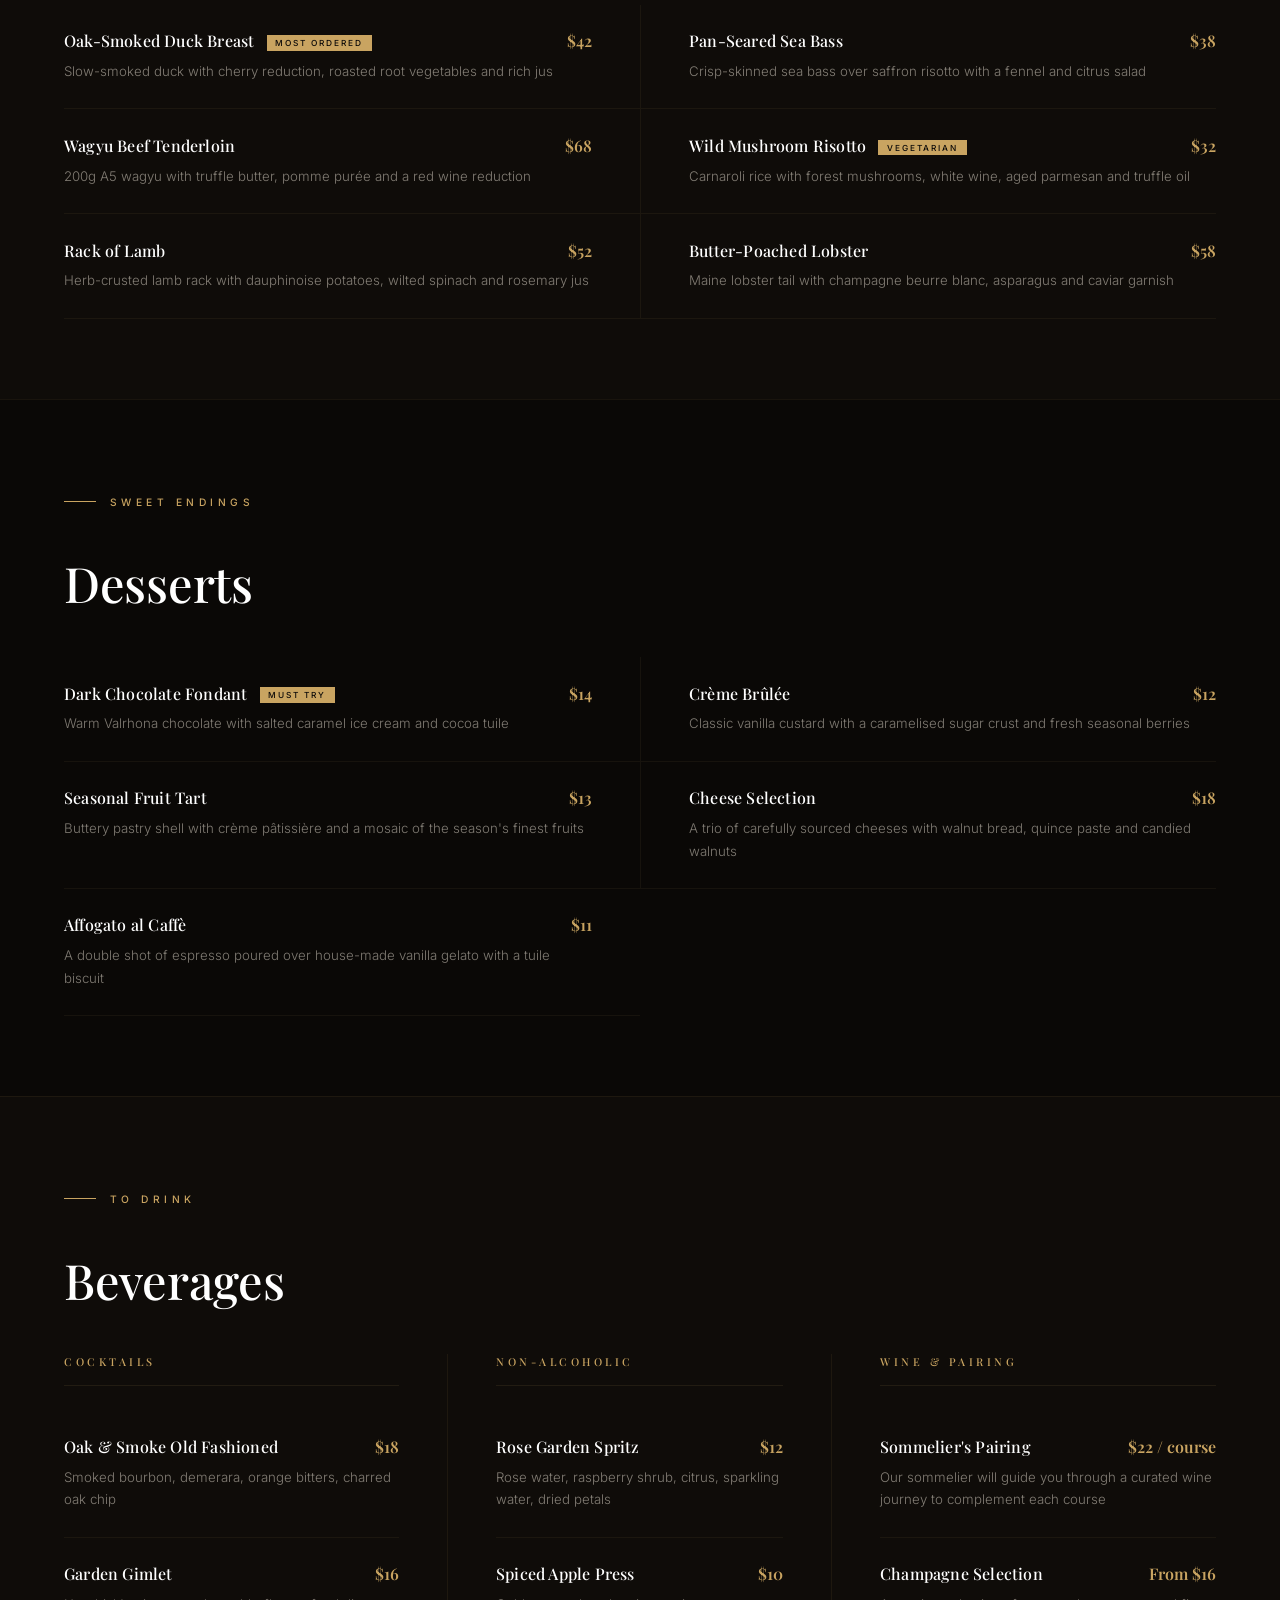
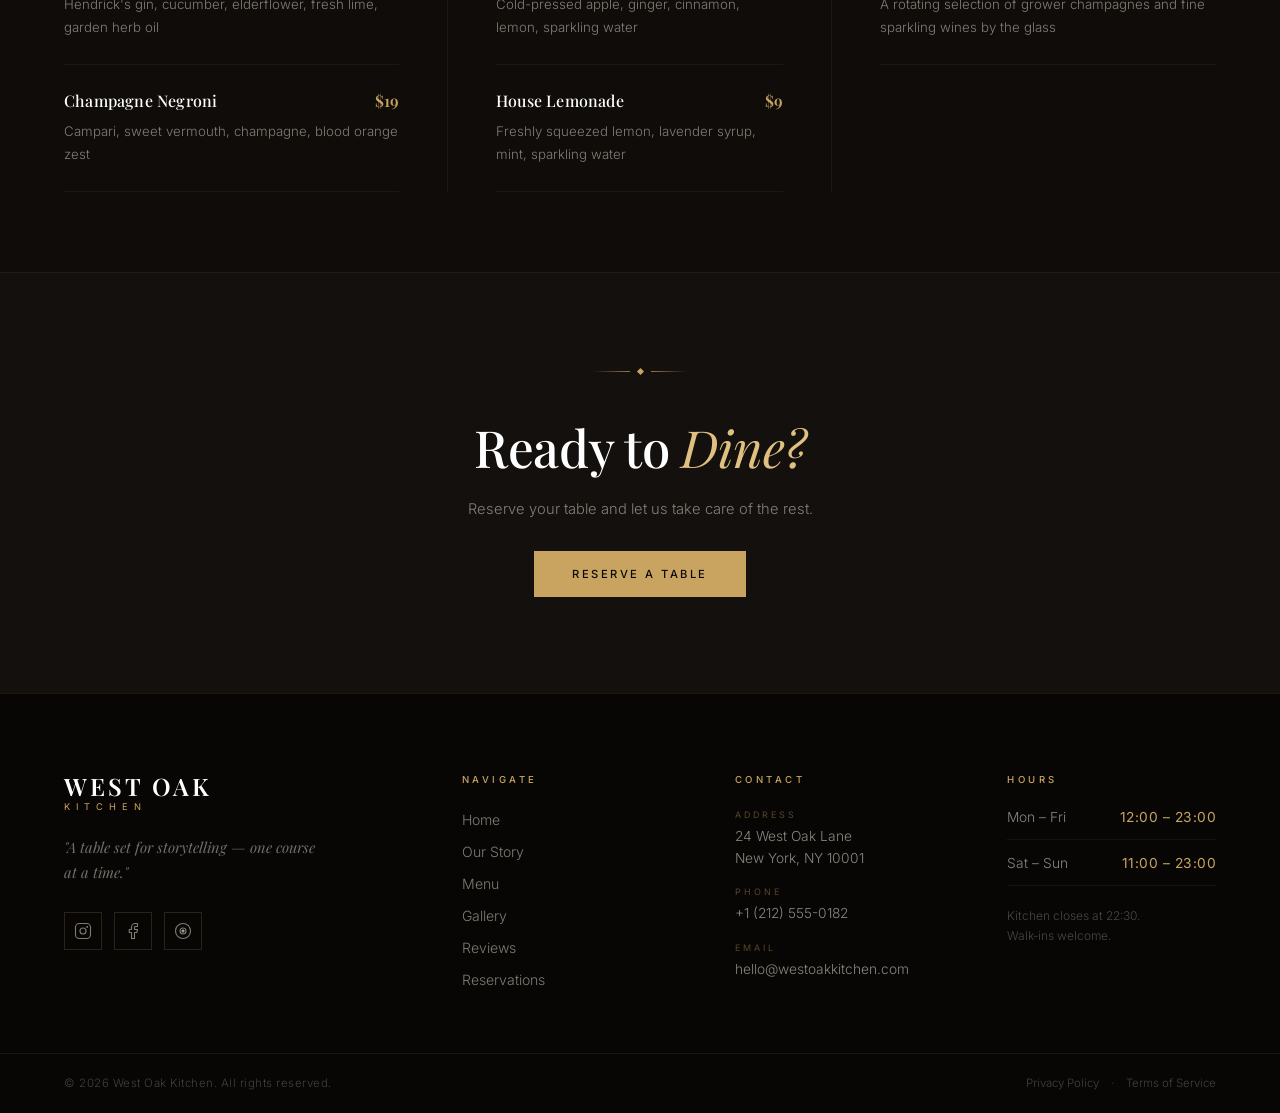
<file: menu.html>
<!DOCTYPE html>
<html lang="en">
<head>
    <meta charset="UTF-8">
    <meta name="viewport" content="width=device-width, initial-scale=1.0">
    <title>Menu — West Oak Kitchen</title>
    <link rel="preconnect" href="https://fonts.googleapis.com">
    <link rel="preconnect" href="https://fonts.gstatic.com" crossorigin>
    <link href="https://fonts.googleapis.com/css2?family=Playfair+Display:ital,wght@0,400;0,500;0,600;0,700;1,400;1,500&family=Inter:wght@300;400;500;600&display=swap" rel="stylesheet">
    <link rel="stylesheet" href="style.css">
</head>
<body>

    <!-- ===== NAVIGATION ===== -->
    <nav class="navbar scrolled" id="navbar">
        <div class="nav-container">

            <a href="index.html" class="nav-logo">
                <span class="logo-main">West Oak</span>
                <span class="logo-sub">Kitchen</span>
            </a>

            <ul class="nav-links" id="navLinks">
                <li><a href="index.html">Home</a></li>
                <li><a href="menu.html" class="nav-active">Menu</a></li>
                <li><a href="about.html">About</a></li>
                <li><a href="index.html#gallery">Gallery</a></li>
                <li><a href="index.html#contact">Contact</a></li>
            </ul>

            <a href="index.html#reserve" class="nav-reserve">Reserve a Table</a>

            <button class="hamburger" id="hamburger" aria-label="Toggle menu">
                <span></span>
                <span></span>
                <span></span>
            </button>

        </div>
    </nav>


    <!-- ===== MENU HERO ===== -->
    <section class="menu-page-hero">
        <div class="menu-page-hero-container">

            <div class="section-tag">
                <span class="tag-line"></span>
                <span class="tag-text">West Oak Kitchen</span>
            </div>

            <h1 class="menu-page-title">
                Our<br>
                <em>Full Menu</em>
            </h1>

            <div class="hero-ornament">
                <span class="orn-line"></span>
                <span class="orn-diamond"></span>
                <span class="orn-line"></span>
            </div>

            <p class="menu-page-desc">
                Seasonal ingredients, artisanal technique, and the flavors of heritage —
                every dish crafted with intention and care.
            </p>

        </div>
    </section>


    <!-- ===== MENU NOTE ===== -->
    <div class="menu-note-bar">
        <div class="menu-note-inner">
            <span class="menu-note-text">All prices subject to 8% tax &amp; 20% service charge. Menu changes seasonally.</span>
            <span class="menu-note-sep">·</span>
            <span class="menu-note-text">Please inform your server of any dietary requirements or allergies.</span>
        </div>
    </div>


    <!-- ===== STARTERS ===== -->
    <section class="menu-cat" id="starters">
        <div class="menu-cat-container">

            <div class="menu-cat-header">
                <div class="section-tag">
                    <span class="tag-line"></span>
                    <span class="tag-text">To Begin</span>
                </div>
                <h2 class="menu-cat-title">Starters</h2>
            </div>

            <div class="menu-list">

                <div class="menu-row">
                    <div class="item-top">
                        <h3 class="item-name">Truffle Arancini <span class="chef-pick">Chef's Pick</span></h3>
                        <span class="item-price">$18</span>
                    </div>
                    <p class="item-desc">Crispy risotto balls with black truffle, parmesan foam and microgreens</p>
                </div>

                <div class="menu-row">
                    <div class="item-top">
                        <h3 class="item-name">Seared Scallops</h3>
                        <span class="item-price">$24</span>
                    </div>
                    <p class="item-desc">Pan-seared day boat scallops with cauliflower purée, crispy capers and lemon beurre blanc</p>
                </div>

                <div class="menu-row">
                    <div class="item-top">
                        <h3 class="item-name">Burrata &amp; Heirloom Tomato</h3>
                        <span class="item-price">$16</span>
                    </div>
                    <p class="item-desc">Hand-pulled burrata with heirloom tomatoes, aged balsamic, fresh basil oil and sea salt</p>
                </div>

                <div class="menu-row">
                    <div class="item-top">
                        <h3 class="item-name">Foie Gras Torchon</h3>
                        <span class="item-price">$28</span>
                    </div>
                    <p class="item-desc">Silky foie gras with Sauternes gelée, brioche toast and seasonal fruit compote</p>
                </div>

                <div class="menu-row">
                    <div class="item-top">
                        <h3 class="item-name">Lobster Bisque</h3>
                        <span class="item-price">$22</span>
                    </div>
                    <p class="item-desc">Velvety bisque finished with cognac, a dollop of crème fraîche and chervil</p>
                </div>

                <div class="menu-row">
                    <div class="item-top">
                        <h3 class="item-name">Charcuterie &amp; Cheese Board</h3>
                        <span class="item-price">$26</span>
                    </div>
                    <p class="item-desc">A curated selection of artisan cured meats, aged cheeses, honeycomb and house-made preserves</p>
                </div>

            </div>
        </div>
    </section>


    <!-- ===== MAINS ===== -->
    <section class="menu-cat menu-cat--alt" id="mains">
        <div class="menu-cat-container">

            <div class="menu-cat-header">
                <div class="section-tag">
                    <span class="tag-line"></span>
                    <span class="tag-text">The Heart of the Meal</span>
                </div>
                <h2 class="menu-cat-title">Mains</h2>
            </div>

            <div class="menu-list">

                <div class="menu-row">
                    <div class="item-top">
                        <h3 class="item-name">Oak-Smoked Duck Breast <span class="chef-pick">Most Ordered</span></h3>
                        <span class="item-price">$42</span>
                    </div>
                    <p class="item-desc">Slow-smoked duck with cherry reduction, roasted root vegetables and rich jus</p>
                </div>

                <div class="menu-row">
                    <div class="item-top">
                        <h3 class="item-name">Pan-Seared Sea Bass</h3>
                        <span class="item-price">$38</span>
                    </div>
                    <p class="item-desc">Crisp-skinned sea bass over saffron risotto with a fennel and citrus salad</p>
                </div>

                <div class="menu-row">
                    <div class="item-top">
                        <h3 class="item-name">Wagyu Beef Tenderloin</h3>
                        <span class="item-price">$68</span>
                    </div>
                    <p class="item-desc">200g A5 wagyu with truffle butter, pomme purée and a red wine reduction</p>
                </div>

                <div class="menu-row">
                    <div class="item-top">
                        <h3 class="item-name">Wild Mushroom Risotto <span class="chef-pick">Vegetarian</span></h3>
                        <span class="item-price">$32</span>
                    </div>
                    <p class="item-desc">Carnaroli rice with forest mushrooms, white wine, aged parmesan and truffle oil</p>
                </div>

                <div class="menu-row">
                    <div class="item-top">
                        <h3 class="item-name">Rack of Lamb</h3>
                        <span class="item-price">$52</span>
                    </div>
                    <p class="item-desc">Herb-crusted lamb rack with dauphinoise potatoes, wilted spinach and rosemary jus</p>
                </div>

                <div class="menu-row">
                    <div class="item-top">
                        <h3 class="item-name">Butter-Poached Lobster</h3>
                        <span class="item-price">$58</span>
                    </div>
                    <p class="item-desc">Maine lobster tail with champagne beurre blanc, asparagus and caviar garnish</p>
                </div>

            </div>
        </div>
    </section>


    <!-- ===== DESSERTS ===== -->
    <section class="menu-cat" id="desserts">
        <div class="menu-cat-container">

            <div class="menu-cat-header">
                <div class="section-tag">
                    <span class="tag-line"></span>
                    <span class="tag-text">Sweet Endings</span>
                </div>
                <h2 class="menu-cat-title">Desserts</h2>
            </div>

            <div class="menu-list">

                <div class="menu-row">
                    <div class="item-top">
                        <h3 class="item-name">Dark Chocolate Fondant <span class="chef-pick">Must Try</span></h3>
                        <span class="item-price">$14</span>
                    </div>
                    <p class="item-desc">Warm Valrhona chocolate with salted caramel ice cream and cocoa tuile</p>
                </div>

                <div class="menu-row">
                    <div class="item-top">
                        <h3 class="item-name">Crème Brûlée</h3>
                        <span class="item-price">$12</span>
                    </div>
                    <p class="item-desc">Classic vanilla custard with a caramelised sugar crust and fresh seasonal berries</p>
                </div>

                <div class="menu-row">
                    <div class="item-top">
                        <h3 class="item-name">Seasonal Fruit Tart</h3>
                        <span class="item-price">$13</span>
                    </div>
                    <p class="item-desc">Buttery pastry shell with crème pâtissière and a mosaic of the season's finest fruits</p>
                </div>

                <div class="menu-row">
                    <div class="item-top">
                        <h3 class="item-name">Cheese Selection</h3>
                        <span class="item-price">$18</span>
                    </div>
                    <p class="item-desc">A trio of carefully sourced cheeses with walnut bread, quince paste and candied walnuts</p>
                </div>

                <div class="menu-row">
                    <div class="item-top">
                        <h3 class="item-name">Affogato al Caffè</h3>
                        <span class="item-price">$11</span>
                    </div>
                    <p class="item-desc">A double shot of espresso poured over house-made vanilla gelato with a tuile biscuit</p>
                </div>

            </div>
        </div>
    </section>


    <!-- ===== BEVERAGES ===== -->
    <section class="menu-cat menu-cat--alt" id="beverages">
        <div class="menu-cat-container">

            <div class="menu-cat-header">
                <div class="section-tag">
                    <span class="tag-line"></span>
                    <span class="tag-text">To Drink</span>
                </div>
                <h2 class="menu-cat-title">Beverages</h2>
            </div>

            <div class="drinks-grid">

                <div class="drinks-col">
                    <h3 class="drinks-sub">Cocktails</h3>
                    <div class="menu-list">

                        <div class="menu-row">
                            <div class="item-top">
                                <h3 class="item-name">Oak &amp; Smoke Old Fashioned</h3>
                                <span class="item-price">$18</span>
                            </div>
                            <p class="item-desc">Smoked bourbon, demerara, orange bitters, charred oak chip</p>
                        </div>

                        <div class="menu-row">
                            <div class="item-top">
                                <h3 class="item-name">Garden Gimlet</h3>
                                <span class="item-price">$16</span>
                            </div>
                            <p class="item-desc">Hendrick's gin, cucumber, elderflower, fresh lime, garden herb oil</p>
                        </div>

                        <div class="menu-row">
                            <div class="item-top">
                                <h3 class="item-name">Champagne Negroni</h3>
                                <span class="item-price">$19</span>
                            </div>
                            <p class="item-desc">Campari, sweet vermouth, champagne, blood orange zest</p>
                        </div>

                    </div>
                </div>

                <div class="drinks-col">
                    <h3 class="drinks-sub">Non-Alcoholic</h3>
                    <div class="menu-list">

                        <div class="menu-row">
                            <div class="item-top">
                                <h3 class="item-name">Rose Garden Spritz</h3>
                                <span class="item-price">$12</span>
                            </div>
                            <p class="item-desc">Rose water, raspberry shrub, citrus, sparkling water, dried petals</p>
                        </div>

                        <div class="menu-row">
                            <div class="item-top">
                                <h3 class="item-name">Spiced Apple Press</h3>
                                <span class="item-price">$10</span>
                            </div>
                            <p class="item-desc">Cold-pressed apple, ginger, cinnamon, lemon, sparkling water</p>
                        </div>

                        <div class="menu-row">
                            <div class="item-top">
                                <h3 class="item-name">House Lemonade</h3>
                                <span class="item-price">$9</span>
                            </div>
                            <p class="item-desc">Freshly squeezed lemon, lavender syrup, mint, sparkling water</p>
                        </div>

                    </div>
                </div>

                <div class="drinks-col">
                    <h3 class="drinks-sub">Wine &amp; Pairing</h3>
                    <div class="menu-list">

                        <div class="menu-row">
                            <div class="item-top">
                                <h3 class="item-name">Sommelier's Pairing</h3>
                                <span class="item-price">$22 / course</span>
                            </div>
                            <p class="item-desc">Our sommelier will guide you through a curated wine journey to complement each course</p>
                        </div>

                        <div class="menu-row">
                            <div class="item-top">
                                <h3 class="item-name">Champagne Selection</h3>
                                <span class="item-price">From $16</span>
                            </div>
                            <p class="item-desc">A rotating selection of grower champagnes and fine sparkling wines by the glass</p>
                        </div>

                    </div>
                </div>

            </div>
        </div>
    </section>


    <!-- ===== RESERVATION CTA ===== -->
    <section class="menu-cta">
        <div class="menu-cta-inner">

            <div class="hero-ornament">
                <span class="orn-line"></span>
                <span class="orn-diamond"></span>
                <span class="orn-line"></span>
            </div>

            <h2 class="menu-cta-title">
                Ready to <em>Dine?</em>
            </h2>

            <p class="menu-cta-desc">Reserve your table and let us take care of the rest.</p>

            <a href="index.html#reserve" class="btn-fill">Reserve a Table</a>

        </div>
    </section>


    <!-- ===== FOOTER ===== -->
    <footer class="footer" id="contact">

        <div class="footer-top">
            <div class="footer-grid">

                <div class="footer-brand">
                    <a href="index.html" class="footer-logo">
                        <span class="logo-main">West Oak</span>
                        <span class="logo-sub">Kitchen</span>
                    </a>
                    <p class="footer-tagline">"A table set for storytelling — one course at a time."</p>
                    <div class="footer-social">
                        <a href="#" class="social-link" aria-label="Instagram">
                            <svg width="18" height="18" viewBox="0 0 24 24" fill="none" stroke="currentColor" stroke-width="1.5" stroke-linecap="round" stroke-linejoin="round">
                                <rect x="2" y="2" width="20" height="20" rx="5"/>
                                <circle cx="12" cy="12" r="4"/>
                                <circle cx="17.5" cy="6.5" r="0.5" fill="currentColor"/>
                            </svg>
                        </a>
                        <a href="#" class="social-link" aria-label="Facebook">
                            <svg width="18" height="18" viewBox="0 0 24 24" fill="none" stroke="currentColor" stroke-width="1.5" stroke-linecap="round" stroke-linejoin="round">
                                <path d="M18 2h-3a5 5 0 0 0-5 5v3H7v4h3v8h4v-8h3l1-4h-4V7a1 1 0 0 1 1-1h3z"/>
                            </svg>
                        </a>
                        <a href="#" class="social-link" aria-label="TripAdvisor">
                            <svg width="18" height="18" viewBox="0 0 24 24" fill="none" stroke="currentColor" stroke-width="1.5" stroke-linecap="round" stroke-linejoin="round">
                                <circle cx="12" cy="12" r="10"/>
                                <path d="M12 8c-2.2 0-4 1.8-4 4s1.8 4 4 4 4-1.8 4-4-1.8-4-4-4z"/>
                                <circle cx="12" cy="12" r="1.5" fill="currentColor"/>
                            </svg>
                        </a>
                    </div>
                </div>

                <div class="footer-col">
                    <h4 class="footer-col-title">Navigate</h4>
                    <ul class="footer-links">
                        <li><a href="index.html">Home</a></li>
                        <li><a href="index.html#about">Our Story</a></li>
                        <li><a href="menu.html">Menu</a></li>
                        <li><a href="index.html#gallery">Gallery</a></li>
                        <li><a href="index.html#reviews">Reviews</a></li>
                        <li><a href="index.html#reserve">Reservations</a></li>
                    </ul>
                </div>

                <div class="footer-col">
                    <h4 class="footer-col-title">Contact</h4>
                    <ul class="footer-info">
                        <li>
                            <span class="fi-label">Address</span>
                            <span>24 West Oak Lane<br>New York, NY 10001</span>
                        </li>
                        <li>
                            <span class="fi-label">Phone</span>
                            <a href="tel:+12125550182">+1 (212) 555-0182</a>
                        </li>
                        <li>
                            <span class="fi-label">Email</span>
                            <a href="mailto:hello@westoakkitchen.com">hello@westoakkitchen.com</a>
                        </li>
                    </ul>
                </div>

                <div class="footer-col">
                    <h4 class="footer-col-title">Hours</h4>
                    <ul class="footer-hours">
                        <li>
                            <span>Mon – Fri</span>
                            <span class="fh-time">12:00 – 23:00</span>
                        </li>
                        <li>
                            <span>Sat – Sun</span>
                            <span class="fh-time">11:00 – 23:00</span>
                        </li>
                    </ul>
                    <p class="footer-hours-note">Kitchen closes at 22:30.<br>Walk-ins welcome.</p>
                </div>

            </div>
        </div>

        <div class="footer-bottom">
            <div class="footer-bottom-inner">
                <p class="footer-copy">© 2026 West Oak Kitchen. All rights reserved.</p>
                <div class="footer-legal">
                    <a href="#">Privacy Policy</a>
                    <span>·</span>
                    <a href="#">Terms of Service</a>
                </div>
            </div>
        </div>

    </footer>


    <script>
        const hamburger = document.getElementById('hamburger');
        const navLinks  = document.getElementById('navLinks');

        hamburger.addEventListener('click', () => {
            hamburger.classList.toggle('open');
            navLinks.classList.toggle('open');
        });

        navLinks.querySelectorAll('a').forEach(link => {
            link.addEventListener('click', () => {
                hamburger.classList.remove('open');
                navLinks.classList.remove('open');
            });
        });
    </script>

</body>
</html>
</file>
<file: style.css>
:root {
    --gold:       #c9a461;
    --gold-light: #dfc080;
    --bg:         #0c0a09;
    --bg-glass:   rgba(10, 8, 6, 0.93);
    --text:       #f5ede0;
    --text-muted: rgba(245, 237, 224, 0.5);
    --border:     rgba(201, 164, 97, 0.2);
    --serif:      'Playfair Display', Georgia, serif;
    --sans:       'Inter', system-ui, sans-serif;
    --nav-h:      88px;
    --pad:        clamp(1.5rem, 5vw, 4.5rem);
    --ease:       cubic-bezier(0.25, 0.46, 0.45, 0.94);
}

*, *::before, *::after { margin: 0; padding: 0; box-sizing: border-box; }
html { scroll-behavior: smooth; }
body {
    font-family: var(--sans);
    background: var(--bg);
    color: var(--text);
    overflow-x: hidden;
    -webkit-font-smoothing: antialiased;
}
a  { text-decoration: none; color: inherit; }
ul { list-style: none; }
img { display: block; width: 100%; }


/* ─── NAV ─────────────────────────────────────────────── */

.navbar {
    position: fixed;
    inset: 0 0 auto 0;
    height: var(--nav-h);
    z-index: 999;
    display: flex;
    align-items: center;
    padding: 0 var(--pad);
    border-bottom: 1px solid transparent;
    transition: height .4s var(--ease), background .4s var(--ease), border-color .4s var(--ease);
}

.navbar.scrolled {
    height: 66px;
    background: var(--bg-glass);
    backdrop-filter: blur(20px);
    -webkit-backdrop-filter: blur(20px);
    border-bottom-color: var(--border);
}

.nav-container {
    max-width: 1300px;
    width: 100%;
    margin: 0 auto;
    display: flex;
    align-items: center;
    justify-content: space-between;
    gap: 2rem;
}

.nav-logo {
    display: flex;
    flex-direction: column;
    line-height: 1;
    flex-shrink: 0;
}
.logo-main {
    font-family: var(--serif);
    font-size: 1.5rem;
    font-weight: 600;
    letter-spacing: 3px;
    text-transform: uppercase;
    color: #fff;
}
.logo-sub {
    font-size: 0.58rem;
    letter-spacing: 6px;
    text-transform: uppercase;
    color: var(--gold);
    margin-top: 4px;
}

.nav-links {
    display: flex;
    gap: 2.5rem;
    align-items: center;
}
.nav-links a {
    font-size: 0.75rem;
    letter-spacing: 2px;
    text-transform: uppercase;
    color: var(--text-muted);
    position: relative;
    padding-bottom: 3px;
    transition: color .25s;
}
.nav-links a::after {
    content: '';
    position: absolute;
    bottom: 0; left: 0;
    width: 0; height: 1px;
    background: var(--gold);
    transition: width .3s var(--ease);
}
.nav-links a:hover { color: var(--gold); }
.nav-links a:hover::after { width: 100%; }

.nav-reserve {
    flex-shrink: 0;
    font-size: 0.72rem;
    font-weight: 500;
    letter-spacing: 2px;
    text-transform: uppercase;
    color: var(--gold);
    padding: 0.6rem 1.5rem;
    border: 1px solid rgba(201, 164, 97, 0.55);
    transition: background .25s, color .25s, border-color .25s;
}
.nav-reserve:hover {
    background: var(--gold);
    border-color: var(--gold);
    color: var(--bg);
}

.hamburger {
    display: none;
    flex-direction: column;
    justify-content: center;
    gap: 6px;
    width: 32px; height: 32px;
    background: none;
    border: none;
    cursor: pointer;
}
.hamburger span {
    display: block;
    height: 1px;
    background: #fff;
    transition: transform .3s var(--ease), opacity .3s;
    transform-origin: center;
}
.hamburger.open span:nth-child(1) { transform: translateY(7px) rotate(45deg); }
.hamburger.open span:nth-child(2) { opacity: 0; transform: scaleX(0); }
.hamburger.open span:nth-child(3) { transform: translateY(-7px) rotate(-45deg); }


/* ─── HERO ────────────────────────────────────────────── */

.hero {
    position: relative;
    min-height: 100vh;
    background: var(--bg);
    overflow: hidden;
    display: flex;
    align-items: center;
}

.hero-bg {
    position: absolute;
    inset: 0;
    z-index: 0;
}
.hero-bg img {
    width: 100%;
    height: 100%;
    object-fit: cover;
    object-position: center 30%;
}

.hero-overlay {
    position: absolute;
    inset: 0;
    z-index: 1;
    background:
        linear-gradient(to right,
            rgba(8, 6, 4, 0.96) 0%,
            rgba(8, 6, 4, 0.90) 30%,
            rgba(8, 6, 4, 0.78) 55%,
            rgba(8, 6, 4, 0.65) 100%
        ),
        linear-gradient(to bottom,
            rgba(8, 6, 4, 0.5) 0%,
            transparent 20%,
            transparent 75%,
            rgba(8, 6, 4, 0.4) 100%
        );
}

.hero-watermark {
    position: absolute;
    top: 50%;
    left: -2vw;
    transform: translateY(-54%);
    font-family: var(--serif);
    font-style: italic;
    font-weight: 500;
    font-size: clamp(18rem, 32vw, 38rem);
    line-height: 1;
    color: rgba(201, 164, 97, 0.045);
    pointer-events: none;
    user-select: none;
    z-index: 2;
}

.hero-side {
    position: absolute;
    right: 1.2rem;
    top: 50%;
    transform: translateY(-50%) rotate(90deg);
    transform-origin: center;
    z-index: 4;
    pointer-events: none;
}
.hero-side span {
    font-size: 0.58rem;
    letter-spacing: 5px;
    text-transform: uppercase;
    color: rgba(201, 164, 97, 0.4);
    white-space: nowrap;
}

.hero-grid {
    position: relative;
    z-index: 3;
    max-width: 1300px;
    width: 100%;
    margin: 0 auto;
    padding: calc(var(--nav-h) + 2.5rem) var(--pad) 4rem;
    display: grid;
    grid-template-columns: 1.15fr 1fr;
    gap: clamp(3rem, 7vw, 7rem);
    align-items: center;
}

.hero-text {
    position: relative;
    z-index: 2;
}

.hero-tag {
    display: flex;
    align-items: center;
    gap: 0.85rem;
    margin-bottom: 1.75rem;
}
.tag-line {
    display: block;
    width: 32px;
    height: 1px;
    background: var(--gold);
    flex-shrink: 0;
}
.tag-text {
    font-size: 0.64rem;
    font-weight: 500;
    letter-spacing: 4.5px;
    text-transform: uppercase;
    color: var(--gold);
}

.hero-title {
    font-family: var(--serif);
    font-size: clamp(2.6rem, 4.8vw, 4.6rem);
    line-height: 1.04;
    color: #fff;
    display: flex;
    flex-direction: column;
    margin-bottom: 1.6rem;
}
.t-reg   { font-weight: 500; letter-spacing: -0.5px; }
.t-italic {
    font-style: italic;
    font-weight: 400;
    color: var(--gold-light);
    padding-left: 1.5rem;
    margin: 0.03em 0;
}

.hero-ornament {
    display: flex;
    align-items: center;
    gap: 0.5rem;
    margin-bottom: 1.6rem;
    width: 96px;
}
.orn-line {
    flex: 1;
    height: 1px;
    background: linear-gradient(to right, transparent, rgba(201, 164, 97, 0.7));
}
.orn-line:last-child {
    background: linear-gradient(to left, transparent, rgba(201, 164, 97, 0.7));
}
.orn-diamond {
    width: 5px;
    height: 5px;
    background: var(--gold);
    transform: rotate(45deg);
    flex-shrink: 0;
}

.hero-desc {
    font-size: 0.96rem;
    font-weight: 300;
    line-height: 1.9;
    color: var(--text-muted);
    max-width: 430px;
    margin-bottom: 2.4rem;
    letter-spacing: 0.1px;
}

.hero-actions {
    display: flex;
    align-items: center;
    gap: 2rem;
    flex-wrap: wrap;
    margin-bottom: 2.75rem;
}

.btn-fill {
    display: inline-flex;
    align-items: center;
    font-size: 0.7rem;
    font-weight: 500;
    letter-spacing: 2.5px;
    text-transform: uppercase;
    padding: 1rem 2.4rem;
    background: var(--gold);
    color: var(--bg);
    transition: background .25s, transform .25s, box-shadow .25s;
}
.btn-fill:hover {
    background: var(--gold-light);
    transform: translateY(-2px);
    box-shadow: 0 14px 32px rgba(201, 164, 97, 0.2);
}

.btn-link {
    display: inline-flex;
    align-items: center;
    gap: 0.5rem;
    font-size: 0.7rem;
    font-weight: 400;
    letter-spacing: 2px;
    text-transform: uppercase;
    color: rgba(245, 237, 224, 0.65);
    border-bottom: 1px solid rgba(245, 237, 224, 0.2);
    padding-bottom: 3px;
    transition: color .25s, border-color .25s;
}
.btn-link svg { transition: transform .25s var(--ease); }
.btn-link:hover { color: var(--gold); border-color: rgba(201, 164, 97, 0.5); }
.btn-link:hover svg { transform: translateX(5px); }

.hero-signature {
    border-top: 1px solid rgba(201, 164, 97, 0.13);
    padding-top: 1.5rem;
    max-width: 400px;
}
.sig-quote {
    font-family: var(--serif);
    font-style: italic;
    font-size: 1.02rem;
    font-weight: 400;
    color: rgba(245, 237, 224, 0.7);
    line-height: 1.6;
    margin-bottom: 0.6rem;
}
.sig-author {
    display: block;
    font-size: 0.6rem;
    letter-spacing: 3.5px;
    text-transform: uppercase;
    color: var(--gold);
    font-weight: 500;
}

/* ─── Image card ── */

.hero-visual {
    position: relative;
    z-index: 2;
    padding: 1.2rem 0 1.8rem 0;
}

.visual-frame {
    position: relative;
    aspect-ratio: 4 / 5;
    width: 100%;
    border: 1px solid rgba(201, 164, 97, 0.2);
    padding: 0.65rem;
    box-shadow:
        0 35px 90px rgba(0, 0, 0, 0.55),
        0  8px 24px rgba(0, 0, 0, 0.3);
}
.visual-frame img {
    width: 100%;
    height: 100%;
    object-fit: cover;
    object-position: center;
    display: block;
}

.visual-tag {
    position: absolute;
    top: -1.1rem;
    left: -1.1rem;
    background: var(--bg);
    border: 1px solid var(--gold);
    padding: 0.8rem 1rem;
    display: flex;
    align-items: center;
    gap: 0.8rem;
    z-index: 3;
}
.visual-num {
    font-family: var(--serif);
    font-size: 1.55rem;
    font-weight: 600;
    color: var(--gold);
    line-height: 1;
}
.visual-label {
    font-size: 0.56rem;
    letter-spacing: 3px;
    text-transform: uppercase;
    color: var(--text-muted);
    line-height: 1.4;
    font-weight: 500;
}

.visual-caption {
    position: absolute;
    bottom: -1.3rem;
    right: -1.1rem;
    background: var(--bg);
    border: 1px solid rgba(201, 164, 97, 0.28);
    padding: 0.8rem 1.3rem;
    display: flex;
    flex-direction: column;
    align-items: flex-start;
    gap: 0.2rem;
    z-index: 3;
    min-width: 155px;
}
.cap-label {
    font-size: 0.55rem;
    letter-spacing: 3.5px;
    text-transform: uppercase;
    color: var(--text-muted);
}
.cap-time {
    font-family: var(--serif);
    font-size: 1.1rem;
    font-weight: 600;
    color: var(--gold);
    letter-spacing: 1px;
    line-height: 1;
}


/* ─── ABOUT ───────────────────────────────────────────── */

.about {
    position: relative;
    background: #0f0c09;
    padding: 7rem 0 6rem;
    overflow: hidden;
    border-top: 1px solid rgba(201, 164, 97, 0.08);
}

.about-num {
    position: absolute;
    top: -0.18em;
    right: -0.04em;
    font-family: var(--serif);
    font-style: italic;
    font-weight: 500;
    font-size: clamp(14rem, 22vw, 28rem);
    line-height: 1;
    color: rgba(201, 164, 97, 0.03);
    pointer-events: none;
    user-select: none;
    z-index: 0;
}

.about-container {
    position: relative;
    z-index: 2;
    max-width: 1300px;
    width: 100%;
    margin: 0 auto;
    padding: 0 var(--pad);
}

.section-tag {
    display: flex;
    align-items: center;
    gap: 0.85rem;
    margin-bottom: 3rem;
}

.about-grid {
    display: grid;
    grid-template-columns: 1fr 1fr;
    gap: clamp(3rem, 6vw, 6rem);
    align-items: start;
    margin-bottom: 5rem;
}

.about-title {
    font-family: var(--serif);
    font-size: clamp(2rem, 3.8vw, 3.6rem);
    font-weight: 500;
    line-height: 1.1;
    color: #fff;
    margin-bottom: 1.75rem;
    letter-spacing: -0.3px;
}
.about-title em {
    font-style: italic;
    font-weight: 400;
    color: var(--gold-light);
}

.about-lead {
    font-size: 1.02rem;
    font-weight: 300;
    line-height: 1.9;
    color: rgba(245, 237, 224, 0.68);
    letter-spacing: 0.1px;
}

.about-body {
    font-size: 0.94rem;
    font-weight: 300;
    line-height: 1.95;
    color: var(--text-muted);
    margin-bottom: 2.5rem;
}

.btn-outline-gold {
    display: inline-flex;
    align-items: center;
    gap: 0.6rem;
    font-size: 0.7rem;
    font-weight: 500;
    letter-spacing: 2.5px;
    text-transform: uppercase;
    color: var(--gold);
    border: 1px solid rgba(201, 164, 97, 0.4);
    padding: 0.9rem 2rem;
    transition: background .25s, border-color .25s, color .25s;
}
.btn-outline-gold:hover {
    background: var(--gold);
    border-color: var(--gold);
    color: var(--bg);
}

.about-pillars {
    display: grid;
    grid-template-columns: repeat(3, 1fr);
    gap: 0;
    border-top: 1px solid rgba(201, 164, 97, 0.1);
    padding-top: 3.5rem;
}

.pillar {
    display: flex;
    gap: 1.25rem;
    align-items: flex-start;
    padding-right: 3rem;
    position: relative;
}
.pillar:not(:last-child)::after {
    content: '';
    position: absolute;
    right: 0; top: 0; bottom: 0;
    width: 1px;
    background: rgba(201, 164, 97, 0.1);
}
.pillar:not(:first-child) { padding-left: 3rem; padding-right: 3rem; }
.pillar:last-child        { padding-right: 0; }

.pillar-num {
    font-family: var(--serif);
    font-size: 1.25rem;
    font-weight: 600;
    color: var(--gold);
    opacity: 0.55;
    line-height: 1;
    flex-shrink: 0;
    margin-top: 0.15rem;
}

.pillar-title {
    font-family: var(--serif);
    font-size: 1.05rem;
    font-weight: 500;
    color: #fff;
    margin-bottom: 0.65rem;
    letter-spacing: 0.2px;
}

.pillar-text {
    font-size: 0.85rem;
    font-weight: 300;
    line-height: 1.8;
    color: var(--text-muted);
}


/* ─── MENU ────────────────────────────────────────────── */

.menu {
    position: relative;
    background: #0a0806;
    padding: 7rem 0 6rem;
    overflow: hidden;
    border-top: 1px solid rgba(201, 164, 97, 0.08);
}

.menu-num {
    position: absolute;
    top: -0.18em;
    right: -0.04em;
    font-family: var(--serif);
    font-style: italic;
    font-weight: 500;
    font-size: clamp(14rem, 22vw, 28rem);
    line-height: 1;
    color: rgba(201, 164, 97, 0.03);
    pointer-events: none;
    user-select: none;
    z-index: 0;
}

.menu-container {
    position: relative;
    z-index: 2;
    max-width: 1300px;
    width: 100%;
    margin: 0 auto;
    padding: 0 var(--pad);
}

.menu-header {
    margin-bottom: 3.5rem;
}

.menu-header-grid {
    display: grid;
    grid-template-columns: 1fr 1fr;
    gap: clamp(3rem, 6vw, 6rem);
    align-items: end;
    margin-top: 1.5rem;
}

.menu-title {
    font-family: var(--serif);
    font-size: clamp(2rem, 3.8vw, 3.6rem);
    font-weight: 500;
    line-height: 1.1;
    color: #fff;
    letter-spacing: -0.3px;
}
.menu-title em {
    font-style: italic;
    font-weight: 400;
    color: var(--gold-light);
}

.menu-intro {
    font-size: 0.94rem;
    font-weight: 300;
    line-height: 1.85;
    color: var(--text-muted);
    max-width: 400px;
}

.menu-header {
    display: flex;
    align-items: flex-end;
    justify-content: space-between;
    gap: 3rem;
    margin-bottom: 3.5rem;
}
.menu-header-right {
    display: flex;
    flex-direction: column;
    align-items: flex-end;
    gap: 1.25rem;
    padding-bottom: 0.25rem;
}
.menu-intro {
    font-size: 0.92rem;
    font-weight: 300;
    line-height: 1.8;
    color: var(--text-muted);
    max-width: 340px;
    text-align: right;
}

.dish-grid {
    display: grid;
    grid-template-columns: repeat(3, 1fr);
    gap: 1.5rem;
}

.dish-card {
    background: #13100d;
    border: 1px solid rgba(201, 164, 97, 0.1);
    overflow: hidden;
    transition: border-color .3s var(--ease), transform .3s var(--ease);
    cursor: default;
}
.dish-card:hover {
    border-color: rgba(201, 164, 97, 0.35);
    transform: translateY(-4px);
}

.dish-img {
    position: relative;
    aspect-ratio: 4 / 3;
    overflow: hidden;
}
.dish-img img {
    width: 100%;
    height: 100%;
    object-fit: cover;
    object-position: center;
    transition: transform .55s var(--ease);
}
.dish-card:hover .dish-img img {
    transform: scale(1.04);
}
.dish-img::after {
    content: '';
    position: absolute;
    inset: 0;
    background: linear-gradient(to top, rgba(10, 8, 6, 0.55) 0%, transparent 55%);
}

.dish-badge {
    position: absolute;
    top: 1rem;
    left: 1rem;
    z-index: 2;
    font-size: 0.55rem;
    font-weight: 500;
    letter-spacing: 2.5px;
    text-transform: uppercase;
    color: var(--bg);
    background: var(--gold);
    padding: 0.28rem 0.7rem;
}

.dish-info {
    padding: 1.5rem 1.5rem 1.75rem;
}

.dish-top {
    display: flex;
    align-items: center;
    justify-content: space-between;
    margin-bottom: 0.6rem;
}
.dish-cat {
    font-size: 0.6rem;
    letter-spacing: 3px;
    text-transform: uppercase;
    color: var(--gold);
    font-weight: 500;
}
.dish-price {
    font-family: var(--serif);
    font-size: 1.1rem;
    font-weight: 600;
    color: var(--gold);
}

.dish-name {
    font-family: var(--serif);
    font-size: 1.2rem;
    font-weight: 500;
    color: #fff;
    margin-bottom: 0.6rem;
    letter-spacing: 0.2px;
    line-height: 1.2;
}
.dish-desc {
    font-size: 0.82rem;
    font-weight: 300;
    line-height: 1.75;
    color: var(--text-muted);
}

.item-top {
    display: flex;
    align-items: baseline;
    justify-content: space-between;
    gap: 1rem;
    margin-bottom: 0.5rem;
}

.item-name {
    font-family: var(--serif);
    font-size: 1rem;
    font-weight: 500;
    color: #fff;
    letter-spacing: 0.2px;
    line-height: 1.3;
}

.chef-pick {
    font-family: var(--sans);
    font-size: 0.52rem;
    font-weight: 500;
    letter-spacing: 2px;
    text-transform: uppercase;
    color: var(--bg);
    background: var(--gold);
    padding: 0.18rem 0.55rem;
    vertical-align: middle;
    margin-left: 0.5rem;
    white-space: nowrap;
}

.item-price {
    font-family: var(--serif);
    font-size: 1rem;
    font-weight: 600;
    color: var(--gold);
    white-space: nowrap;
    flex-shrink: 0;
}

.item-desc {
    font-size: 0.83rem;
    font-weight: 300;
    line-height: 1.7;
    color: var(--text-muted);
}

.menu-footer {
    margin-top: 3.5rem;
    display: flex;
    justify-content: center;
    padding-top: 3rem;
    border-top: 1px solid rgba(201, 164, 97, 0.08);
}


/* ─── REVIEWS ─────────────────────────────────────────── */

.reviews {
    position: relative;
    background: #0f0c09;
    padding: 7rem 0 6rem;
    overflow: hidden;
    border-top: 1px solid rgba(201, 164, 97, 0.08);
}

.reviews-num {
    position: absolute;
    top: -0.18em;
    right: -0.04em;
    font-family: var(--serif);
    font-style: italic;
    font-weight: 500;
    font-size: clamp(14rem, 22vw, 28rem);
    line-height: 1;
    color: rgba(201, 164, 97, 0.03);
    pointer-events: none;
    user-select: none;
}

.reviews-container {
    position: relative;
    z-index: 2;
    max-width: 1300px;
    width: 100%;
    margin: 0 auto;
    padding: 0 var(--pad);
}

.reviews-header {
    display: flex;
    flex-direction: column;
    align-items: flex-start;
    gap: 1.25rem;
    margin-bottom: 4rem;
}

.reviews-title {
    font-family: var(--serif);
    font-size: clamp(2rem, 3.8vw, 3.6rem);
    font-weight: 500;
    line-height: 1.1;
    color: #fff;
    letter-spacing: -0.3px;
}
.reviews-title em {
    font-style: italic;
    font-weight: 400;
    color: var(--gold-light);
}

.featured-quote {
    position: relative;
    border: 1px solid rgba(201, 164, 97, 0.14);
    padding: 3.5rem 4rem 3rem;
    margin-bottom: 2rem;
    background: rgba(201, 164, 97, 0.02);
}

.quote-mark {
    position: absolute;
    top: -0.5rem;
    left: 3.5rem;
    font-family: var(--serif);
    font-size: 8rem;
    line-height: 1;
    color: var(--gold);
    opacity: 0.18;
    pointer-events: none;
    font-weight: 700;
}

.featured-quote blockquote {
    font-family: var(--serif);
    font-style: italic;
    font-size: clamp(1.1rem, 2vw, 1.45rem);
    font-weight: 400;
    line-height: 1.7;
    color: rgba(245, 237, 224, 0.88);
    max-width: 820px;
    margin-bottom: 2rem;
    letter-spacing: 0.2px;
}

.quote-author {
    display: flex;
    align-items: center;
    gap: 1.25rem;
}
.author-line {
    width: 32px;
    height: 1px;
    background: var(--gold);
    opacity: 0.5;
    flex-shrink: 0;
}
.author-info {
    display: flex;
    flex-direction: column;
    gap: 0.2rem;
}
.author-info strong {
    font-size: 0.82rem;
    font-weight: 500;
    color: #fff;
    letter-spacing: 0.5px;
}
.author-info span {
    font-size: 0.68rem;
    letter-spacing: 2px;
    text-transform: uppercase;
    color: var(--text-muted);
}
.author-stars {
    margin-left: auto;
    color: var(--gold);
    font-size: 0.85rem;
    letter-spacing: 3px;
}

.review-grid {
    display: grid;
    grid-template-columns: repeat(3, 1fr);
    gap: 1.5rem;
    margin-bottom: 3.5rem;
}

.review-card {
    background: #13100d;
    border: 1px solid rgba(201, 164, 97, 0.08);
    padding: 2rem 2rem 1.75rem;
    transition: border-color .3s var(--ease);
}
.review-card:hover {
    border-color: rgba(201, 164, 97, 0.28);
}

.review-stars {
    font-size: 0.78rem;
    letter-spacing: 3px;
    color: var(--gold);
    margin-bottom: 1.1rem;
}

.review-text {
    font-family: var(--serif);
    font-style: italic;
    font-size: 0.97rem;
    font-weight: 400;
    line-height: 1.75;
    color: rgba(245, 237, 224, 0.72);
    margin-bottom: 1.5rem;
}

.review-author {
    display: flex;
    flex-direction: column;
    gap: 0.2rem;
    padding-top: 1.25rem;
    border-top: 1px solid rgba(201, 164, 97, 0.1);
}
.reviewer-name {
    font-size: 0.82rem;
    font-weight: 500;
    color: #fff;
    letter-spacing: 0.3px;
}
.reviewer-tag {
    font-size: 0.62rem;
    letter-spacing: 2.5px;
    text-transform: uppercase;
    color: var(--gold);
}

.reviews-rating {
    display: flex;
    align-items: center;
    justify-content: center;
    gap: 0;
    border: 1px solid rgba(201, 164, 97, 0.1);
    background: rgba(201, 164, 97, 0.02);
}

.rating-item {
    display: flex;
    align-items: center;
    gap: 1rem;
    padding: 1.5rem clamp(2rem, 5vw, 4.5rem);
}
.rating-score {
    font-family: var(--serif);
    font-size: 2rem;
    font-weight: 600;
    color: var(--gold);
    line-height: 1;
}
.rating-detail {
    display: flex;
    flex-direction: column;
    gap: 0.2rem;
}
.rating-stars {
    font-size: 0.7rem;
    letter-spacing: 2px;
    color: var(--gold);
}
.rating-label {
    font-size: 0.65rem;
    font-weight: 500;
    color: rgba(245, 237, 224, 0.7);
    letter-spacing: 1px;
}
.rating-source {
    font-size: 0.6rem;
    letter-spacing: 2.5px;
    text-transform: uppercase;
    color: var(--text-muted);
}
.rating-divider {
    width: 1px;
    height: 40px;
    background: rgba(201, 164, 97, 0.12);
    flex-shrink: 0;
}


/* ─── GALLERY ─────────────────────────────────────────── */

.gallery {
    position: relative;
    background: #0f0c09;
    padding: 7rem 0 6rem;
    overflow: hidden;
    border-top: 1px solid rgba(201, 164, 97, 0.08);
}

.gallery-num {
    position: absolute;
    top: -0.18em;
    right: -0.04em;
    font-family: var(--serif);
    font-style: italic;
    font-weight: 500;
    font-size: clamp(14rem, 22vw, 28rem);
    line-height: 1;
    color: rgba(201, 164, 97, 0.03);
    pointer-events: none;
    user-select: none;
}

.gallery-container {
    position: relative;
    z-index: 2;
    max-width: 1300px;
    width: 100%;
    margin: 0 auto;
    padding: 0 var(--pad);
}

.gallery-header {
    display: flex;
    align-items: flex-end;
    justify-content: space-between;
    gap: 3rem;
    margin-bottom: 2.5rem;
}

.gallery-header-left {
    display: flex;
    flex-direction: column;
    gap: 1.25rem;
}

.gallery-header-right {
    display: flex;
    flex-direction: column;
    align-items: flex-end;
    gap: 1rem;
    padding-bottom: 0.25rem;
}

.gallery-title {
    font-family: var(--serif);
    font-size: clamp(2rem, 3.8vw, 3.6rem);
    font-weight: 500;
    line-height: 1.1;
    color: #fff;
    letter-spacing: -0.3px;
}
.gallery-title em {
    font-style: italic;
    font-weight: 400;
    color: var(--gold-light);
}

.gallery-intro {
    font-size: 0.92rem;
    font-weight: 300;
    line-height: 1.85;
    color: var(--text-muted);
    max-width: 340px;
    text-align: right;
}

.gallery-count {
    font-size: 0.62rem;
    letter-spacing: 3px;
    text-transform: uppercase;
    color: rgba(201, 164, 97, 0.45);
}

.gallery-grid {
    display: grid;
    grid-template-columns: repeat(12, 1fr);
    grid-template-rows: 295px 295px 275px;
    gap: 0.65rem;
}

.gi-1 { grid-column: 1 / 8;  grid-row: 1 / 3; }
.gi-2 { grid-column: 8 / 13; grid-row: 1 / 2; }
.gi-3 { grid-column: 8 / 13; grid-row: 2 / 3; }
.gi-4 { grid-column: 1 / 5;  grid-row: 3 / 4; }
.gi-5 { grid-column: 5 / 13; grid-row: 3 / 4; }

.gallery-item {
    position: relative;
    overflow: hidden;
    background: #13100d;
}

.gallery-item img {
    width: 100%;
    height: 100%;
    object-fit: cover;
    object-position: center;
    display: block;
    transition: transform .7s var(--ease);
}

.gallery-item::before {
    content: '';
    position: absolute;
    inset: 0;
    background: linear-gradient(to top,
        rgba(8, 6, 4, 0.88) 0%,
        rgba(8, 6, 4, 0.25) 40%,
        transparent 70%
    );
    opacity: 0;
    transition: opacity .4s;
    z-index: 1;
}

.gallery-item:hover img    { transform: scale(1.05); }
.gallery-item:hover::before { opacity: 1; }

.gi-num {
    position: absolute;
    top: 1.1rem;
    right: 1.25rem;
    font-family: var(--serif);
    font-size: 0.72rem;
    font-weight: 500;
    letter-spacing: 2px;
    color: rgba(201, 164, 97, 0.35);
    z-index: 2;
    transition: color .3s;
}
.gallery-item:hover .gi-num { color: rgba(201, 164, 97, 0.7); }

.gallery-label {
    position: absolute;
    bottom: 1.5rem;
    left: 1.5rem;
    z-index: 2;
    display: flex;
    flex-direction: column;
    gap: 0.3rem;
    opacity: 0;
    transform: translateY(12px);
    transition: opacity .38s var(--ease), transform .38s var(--ease);
}
.gallery-item:hover .gallery-label {
    opacity: 1;
    transform: translateY(0);
}

.gl-line {
    display: block;
    width: 24px;
    height: 1px;
    background: var(--gold);
    margin-bottom: 0.2rem;
}
.gl-cat {
    font-size: 0.58rem;
    letter-spacing: 3.5px;
    text-transform: uppercase;
    color: var(--gold);
    font-weight: 500;
}
.gl-name {
    font-family: var(--serif);
    font-size: 1.1rem;
    font-weight: 500;
    color: #fff;
    letter-spacing: 0.2px;
    line-height: 1.2;
}

.gallery-footer {
    display: flex;
    justify-content: flex-end;
    margin-top: 1.5rem;
}


/* ─── RESERVATION ─────────────────────────────────────── */

.reserve {
    position: relative;
    background: #0a0806;
    padding: 7rem 0 6rem;
    overflow: hidden;
    border-top: 1px solid rgba(201, 164, 97, 0.08);
}

.reserve-num {
    position: absolute;
    top: -0.18em;
    right: -0.04em;
    font-family: var(--serif);
    font-style: italic;
    font-weight: 500;
    font-size: clamp(14rem, 22vw, 28rem);
    line-height: 1;
    color: rgba(201, 164, 97, 0.03);
    pointer-events: none;
    user-select: none;
}

.reserve-container {
    position: relative;
    z-index: 2;
    max-width: 1300px;
    width: 100%;
    margin: 0 auto;
    padding: 0 var(--pad);
}

.reserve-grid {
    display: grid;
    grid-template-columns: 1fr 1.4fr;
    gap: clamp(3rem, 7vw, 8rem);
    align-items: start;
}

.reserve-title {
    font-family: var(--serif);
    font-size: clamp(2rem, 3.8vw, 3.6rem);
    font-weight: 500;
    line-height: 1.1;
    color: #fff;
    letter-spacing: -0.3px;
    margin-bottom: 1.25rem;
}
.reserve-title em {
    font-style: italic;
    font-weight: 400;
    color: var(--gold-light);
}

.reserve-lead {
    font-size: 0.9rem;
    font-weight: 300;
    line-height: 1.85;
    color: var(--text-muted);
    margin-bottom: 2.5rem;
}

.info-blocks {
    display: flex;
    flex-direction: column;
    gap: 0;
    border-top: 1px solid rgba(201, 164, 97, 0.1);
}

.info-block {
    padding: 1.25rem 0;
    border-bottom: 1px solid rgba(201, 164, 97, 0.1);
    display: grid;
    grid-template-columns: 100px 1fr;
    gap: 1rem;
    align-items: start;
}

.info-label {
    font-size: 0.6rem;
    letter-spacing: 3px;
    text-transform: uppercase;
    color: var(--gold);
    font-weight: 500;
    padding-top: 0.15rem;
}

.info-value {
    font-size: 0.9rem;
    font-weight: 300;
    line-height: 1.7;
    color: rgba(245, 237, 224, 0.75);
}

.reserve-form-wrap {
    background: #13100d;
    border: 1px solid rgba(201, 164, 97, 0.12);
    padding: 2.75rem;
}

.reserve-form {
    display: flex;
    flex-direction: column;
    gap: 0;
}

.form-row {
    display: grid;
    grid-template-columns: 1fr 1fr;
    gap: 0 2rem;
}

.form-group {
    display: flex;
    flex-direction: column;
    gap: 0.55rem;
    padding-bottom: 1.75rem;
}

.form-full {
    grid-column: 1 / -1;
}

.form-group label {
    font-size: 0.6rem;
    letter-spacing: 3px;
    text-transform: uppercase;
    color: var(--gold);
    font-weight: 500;
}

.form-group input,
.form-group select,
.form-group textarea {
    background: transparent;
    border: none;
    border-bottom: 1px solid rgba(245, 237, 224, 0.12);
    color: var(--text);
    font-family: var(--sans);
    font-size: 0.9rem;
    font-weight: 300;
    padding: 0.65rem 0;
    outline: none;
    transition: border-color .25s;
    width: 100%;
    appearance: none;
    -webkit-appearance: none;
}

.form-group input::placeholder,
.form-group textarea::placeholder {
    color: rgba(245, 237, 224, 0.2);
}

.form-group select {
    cursor: pointer;
    background-image: url("data:image/svg+xml,%3Csvg xmlns='http://www.w3.org/2000/svg' width='12' height='8' viewBox='0 0 12 8'%3E%3Cpath d='M1 1l5 5 5-5' stroke='%23c9a461' stroke-width='1.2' fill='none' stroke-linecap='round'/%3E%3C/svg%3E");
    background-repeat: no-repeat;
    background-position: right 0.25rem center;
    padding-right: 1.5rem;
    color: rgba(245, 237, 224, 0.5);
}
.form-group select:valid { color: var(--text); }

.form-group select option {
    background: #1a1410;
    color: var(--text);
}

.form-group textarea {
    resize: none;
    line-height: 1.7;
}

.form-group input:focus,
.form-group select:focus,
.form-group textarea:focus {
    border-bottom-color: var(--gold);
}

.form-group input[type="date"]::-webkit-calendar-picker-indicator {
    filter: invert(0.4) sepia(1) saturate(2) hue-rotate(5deg);
    cursor: pointer;
    opacity: 0.6;
}

.form-submit {
    margin-top: 0.5rem;
    width: 100%;
    background: var(--gold);
    color: var(--bg);
    border: none;
    font-family: var(--sans);
    font-size: 0.72rem;
    font-weight: 500;
    letter-spacing: 2.5px;
    text-transform: uppercase;
    padding: 1.1rem 2rem;
    cursor: pointer;
    transition: background .25s, transform .25s, box-shadow .25s;
}
.form-submit:hover {
    background: var(--gold-light);
    transform: translateY(-2px);
    box-shadow: 0 12px 30px rgba(201, 164, 97, 0.18);
}


/* ─── FOOTER ──────────────────────────────────────────── */

.footer {
    background: #080605;
    border-top: 1px solid rgba(201, 164, 97, 0.1);
}

.footer-top {
    max-width: 1300px;
    width: 100%;
    margin: 0 auto;
    padding: 5rem var(--pad) 4rem;
}

.footer-grid {
    display: grid;
    grid-template-columns: 1.6fr 1fr 1fr 1fr;
    gap: clamp(2rem, 5vw, 5rem);
    align-items: start;
}

.footer-logo {
    display: flex;
    flex-direction: column;
    line-height: 1;
    margin-bottom: 1.5rem;
}

.footer-tagline {
    font-family: var(--serif);
    font-style: italic;
    font-size: 0.92rem;
    font-weight: 400;
    line-height: 1.65;
    color: rgba(245, 237, 224, 0.45);
    margin-bottom: 1.75rem;
    max-width: 260px;
}

.footer-social {
    display: flex;
    gap: 0.75rem;
    align-items: center;
}

.social-link {
    display: flex;
    align-items: center;
    justify-content: center;
    width: 38px; height: 38px;
    border: 1px solid rgba(201, 164, 97, 0.18);
    color: var(--text-muted);
    transition: border-color .25s, color .25s;
}
.social-link:hover {
    border-color: var(--gold);
    color: var(--gold);
}

.footer-col-title {
    font-size: 0.6rem;
    font-weight: 500;
    letter-spacing: 3.5px;
    text-transform: uppercase;
    color: var(--gold);
    margin-bottom: 1.5rem;
}

.footer-links {
    display: flex;
    flex-direction: column;
    gap: 0.75rem;
}
.footer-links a {
    font-size: 0.88rem;
    font-weight: 300;
    color: rgba(245, 237, 224, 0.5);
    transition: color .25s;
    position: relative;
    width: fit-content;
}
.footer-links a::after {
    content: '';
    position: absolute;
    bottom: -2px; left: 0;
    width: 0; height: 1px;
    background: var(--gold);
    transition: width .3s var(--ease);
}
.footer-links a:hover { color: var(--gold); }
.footer-links a:hover::after { width: 100%; }

.footer-info {
    display: flex;
    flex-direction: column;
    gap: 1.1rem;
}
.footer-info li {
    display: flex;
    flex-direction: column;
    gap: 0.3rem;
}
.fi-label {
    font-size: 0.56rem;
    letter-spacing: 3px;
    text-transform: uppercase;
    color: rgba(201, 164, 97, 0.4);
}
.footer-info span:not(.fi-label),
.footer-info a {
    font-size: 0.86rem;
    font-weight: 300;
    line-height: 1.6;
    color: rgba(245, 237, 224, 0.55);
    transition: color .25s;
}
.footer-info a:hover { color: var(--gold); }

.footer-hours {
    display: flex;
    flex-direction: column;
    gap: 0.9rem;
    margin-bottom: 1.25rem;
}
.footer-hours li {
    display: flex;
    justify-content: space-between;
    align-items: center;
    gap: 1rem;
    font-size: 0.86rem;
    font-weight: 300;
    color: rgba(245, 237, 224, 0.55);
    padding-bottom: 0.9rem;
    border-bottom: 1px solid rgba(245, 237, 224, 0.05);
}
.fh-time {
    color: var(--gold) !important;
    font-weight: 400;
    letter-spacing: 0.5px;
}
.footer-hours-note {
    font-size: 0.75rem;
    font-weight: 300;
    line-height: 1.65;
    color: rgba(245, 237, 224, 0.28);
}

.footer-bottom {
    border-top: 1px solid rgba(245, 237, 224, 0.06);
}
.footer-bottom-inner {
    max-width: 1300px;
    width: 100%;
    margin: 0 auto;
    padding: 1.4rem var(--pad);
    display: flex;
    align-items: center;
    justify-content: space-between;
    gap: 2rem;
}
.footer-copy {
    font-size: 0.72rem;
    font-weight: 300;
    letter-spacing: 0.5px;
    color: rgba(245, 237, 224, 0.25);
}
.footer-legal {
    display: flex;
    align-items: center;
    gap: 0.75rem;
}
.footer-legal a {
    font-size: 0.72rem;
    font-weight: 300;
    color: rgba(245, 237, 224, 0.25);
    transition: color .25s;
}
.footer-legal a:hover { color: var(--gold); }
.footer-legal span {
    color: rgba(245, 237, 224, 0.15);
    font-size: 0.7rem;
}


/* ─── NAV ACTIVE STATE ────────────────────────────────── */

.nav-links a.nav-active {
    color: var(--gold);
}
.nav-links a.nav-active::after {
    width: 100%;
}


/* ─── MENU PAGE ───────────────────────────────────────── */

.menu-page-hero {
    background: #0a0806;
    padding: calc(var(--nav-h) + 5rem) var(--pad) 5rem;
    border-bottom: 1px solid rgba(201, 164, 97, 0.08);
    position: relative;
    overflow: hidden;
}
.menu-page-hero::before {
    content: 'Menu';
    position: absolute;
    top: -0.1em;
    right: -0.04em;
    font-family: var(--serif);
    font-style: italic;
    font-weight: 500;
    font-size: clamp(14rem, 22vw, 28rem);
    line-height: 1;
    color: rgba(201, 164, 97, 0.03);
    pointer-events: none;
    user-select: none;
}

.menu-page-hero-container {
    max-width: 1300px;
    margin: 0 auto;
}

.menu-page-title {
    font-family: var(--serif);
    font-size: clamp(2.8rem, 6vw, 5.5rem);
    font-weight: 500;
    line-height: 1.04;
    color: #fff;
    letter-spacing: -0.5px;
    margin: 1.5rem 0 1.5rem;
}
.menu-page-title em {
    font-style: italic;
    font-weight: 400;
    color: var(--gold-light);
}

.menu-page-desc {
    font-size: 0.96rem;
    font-weight: 300;
    line-height: 1.9;
    color: var(--text-muted);
    max-width: 520px;
    margin-top: 1.5rem;
    letter-spacing: 0.1px;
}

/* ─── MENU NOTE BAR ───────────────────────────────────── */

.menu-note-bar {
    background: rgba(201, 164, 97, 0.05);
    border-bottom: 1px solid rgba(201, 164, 97, 0.1);
    padding: 0.9rem var(--pad);
}

.menu-note-inner {
    max-width: 1300px;
    margin: 0 auto;
    display: flex;
    flex-wrap: wrap;
    align-items: center;
    gap: 0.75rem;
    justify-content: center;
}

.menu-note-text {
    font-size: 0.7rem;
    font-weight: 300;
    letter-spacing: 0.5px;
    color: var(--text-muted);
}

.menu-note-sep {
    color: rgba(201, 164, 97, 0.35);
    font-size: 0.75rem;
}

/* ─── MENU CATEGORIES ─────────────────────────────────── */

.menu-cat {
    padding: 6rem 0 5rem;
    background: #0a0806;
    border-top: 1px solid rgba(201, 164, 97, 0.08);
}

.menu-cat--alt {
    background: #0f0c09;
}

.menu-cat-container {
    max-width: 1300px;
    width: 100%;
    margin: 0 auto;
    padding: 0 var(--pad);
}

.menu-cat-header {
    margin-bottom: 3rem;
}

.menu-cat-title {
    font-family: var(--serif);
    font-size: clamp(2rem, 3.8vw, 3.2rem);
    font-weight: 500;
    line-height: 1.1;
    color: #fff;
    letter-spacing: -0.3px;
    margin-top: 0.75rem;
}

/* ─── MENU LIST ───────────────────────────────────────── */

.menu-list {
    display: grid;
    grid-template-columns: 1fr 1fr;
    gap: 0;
}

.menu-row {
    padding: 1.6rem 0;
    border-bottom: 1px solid rgba(201, 164, 97, 0.07);
    padding-right: 3rem;
}
.menu-row:nth-child(even) {
    padding-right: 0;
    padding-left: 3rem;
    border-left: 1px solid rgba(201, 164, 97, 0.07);
}

/* ─── BEVERAGES GRID ──────────────────────────────────── */

.drinks-grid {
    display: grid;
    grid-template-columns: repeat(3, 1fr);
    gap: 0;
}

.drinks-col {
    padding-right: 3rem;
    border-right: 1px solid rgba(201, 164, 97, 0.08);
}
.drinks-col:last-child {
    border-right: none;
    padding-right: 0;
}
.drinks-col:not(:first-child) {
    padding-left: 3rem;
}

.drinks-sub {
    font-family: var(--serif);
    font-size: 0.9rem;
    font-weight: 500;
    color: var(--gold);
    letter-spacing: 1px;
    text-transform: uppercase;
    font-size: 0.68rem;
    letter-spacing: 3.5px;
    margin-bottom: 1.5rem;
    padding-bottom: 1rem;
    border-bottom: 1px solid rgba(201, 164, 97, 0.1);
}

.drinks-col .menu-list {
    grid-template-columns: 1fr;
}
.drinks-col .menu-row {
    padding-right: 0;
    padding-left: 0;
    border-left: none;
}
.drinks-col .menu-row:nth-child(even) {
    padding-left: 0;
    border-left: none;
}

/* ─── MENU PAGE CTA ───────────────────────────────────── */

.menu-cta {
    background: #13100d;
    border-top: 1px solid rgba(201, 164, 97, 0.08);
    padding: 6rem var(--pad);
    text-align: center;
}

.menu-cta-inner {
    max-width: 560px;
    margin: 0 auto;
    display: flex;
    flex-direction: column;
    align-items: center;
    gap: 1.25rem;
}

.menu-cta-title {
    font-family: var(--serif);
    font-size: clamp(2rem, 4vw, 3.4rem);
    font-weight: 500;
    line-height: 1.1;
    color: #fff;
    letter-spacing: -0.3px;
}
.menu-cta-title em {
    font-style: italic;
    font-weight: 400;
    color: var(--gold-light);
}

.menu-cta-desc {
    font-size: 0.92rem;
    font-weight: 300;
    line-height: 1.85;
    color: var(--text-muted);
    margin-bottom: 0.5rem;
}


/* ─── RESPONSIVE ──────────────────────────────────────── */

@media (max-width: 900px) {
    .menu-list          { grid-template-columns: 1fr; }
    .menu-row           { padding-right: 0; }
    .menu-row:nth-child(even) { padding-left: 0; border-left: none; }
    .drinks-grid        { grid-template-columns: 1fr; gap: 2.5rem; }
    .drinks-col         { border-right: none; padding-right: 0; }
    .drinks-col:not(:first-child) { padding-left: 0; border-top: 1px solid rgba(201, 164, 97, 0.08); padding-top: 2.5rem; }
}

@media (max-width: 900px) {
    .about-grid    { grid-template-columns: 1fr; gap: 2.5rem; }
    .about-pillars { grid-template-columns: 1fr; gap: 2.5rem; padding-top: 2.5rem; }
    .pillar        { padding: 0 0 2.5rem 0; }
    .pillar:not(:last-child)::after { top: auto; bottom: 0; left: 0; right: 0; width: auto; height: 1px; }
    .pillar:not(:first-child) { padding-left: 0; }

    .footer-grid         { grid-template-columns: 1fr 1fr; gap: 3rem 2.5rem; }
    .footer-brand        { grid-column: 1 / -1; }
    .footer-bottom-inner { flex-direction: column; align-items: flex-start; gap: 0.75rem; }

    .gallery-header      { flex-direction: column; align-items: flex-start; gap: 1.25rem; }
    .gallery-header-right{ align-items: flex-start; }
    .gallery-intro       { text-align: left; max-width: 100%; }
    .gallery-grid {
        grid-template-columns: 1fr 1fr;
        grid-template-rows: 220px 220px 220px;
    }
    .gi-1 { grid-column: 1 / 2; grid-row: 1 / 3; }
    .gi-2 { grid-column: 2 / 3; grid-row: 1 / 2; }
    .gi-3 { grid-column: 2 / 3; grid-row: 2 / 3; }
    .gi-4 { grid-column: 1 / 2; grid-row: 3 / 4; }
    .gi-5 { grid-column: 2 / 3; grid-row: 3 / 4; }

    .reserve-grid      { grid-template-columns: 1fr; }
    .reserve-form-wrap { padding: 2rem 1.5rem; }
    .form-row          { grid-template-columns: 1fr; gap: 0; }

    .dish-grid         { grid-template-columns: 1fr; max-width: 480px; }
    .menu-header       { flex-direction: column; align-items: flex-start; gap: 1.5rem; }
    .menu-header-right { align-items: flex-start; }
    .menu-intro        { text-align: left; }

    .review-grid       { grid-template-columns: 1fr; }
    .featured-quote    { padding: 2.5rem 1.75rem 2rem; }
    .author-stars      { display: none; }
    .reviews-rating    { flex-direction: column; gap: 0; }
    .rating-divider    { width: 100%; height: 1px; }
    .rating-item       { width: 100%; justify-content: center; }
}


/* ─── ABOUT PAGE ──────────────────────────────────────── */

.about-page-hero {
    background: #0a0806;
    padding: calc(var(--nav-h) + 5rem) var(--pad) 5rem;
    border-bottom: 1px solid rgba(201, 164, 97, 0.08);
    position: relative;
    overflow: hidden;
}
.about-page-hero::before {
    content: 'About';
    position: absolute;
    top: -0.1em;
    right: -0.04em;
    font-family: var(--serif);
    font-style: italic;
    font-weight: 500;
    font-size: clamp(10rem, 18vw, 22rem);
    line-height: 1;
    color: rgba(201, 164, 97, 0.03);
    pointer-events: none;
    user-select: none;
}

.about-page-hero-container {
    max-width: 1300px;
    margin: 0 auto;
}

.abt-story-section {
    background: #0f0c09;
}

/* ─── STATS BAR ───────────────────────────────────────── */

.abt-stats-bar {
    background: rgba(201, 164, 97, 0.04);
    border-top: 1px solid rgba(201, 164, 97, 0.1);
    border-bottom: 1px solid rgba(201, 164, 97, 0.1);
    padding: 3rem var(--pad);
}

.abt-stats-inner {
    max-width: 1300px;
    margin: 0 auto;
    display: flex;
    align-items: center;
    justify-content: center;
    gap: 0;
}

.abt-stat {
    display: flex;
    flex-direction: column;
    align-items: center;
    gap: 0.4rem;
    padding: 0 clamp(2rem, 5vw, 5rem);
}

.abt-stat-num {
    font-family: var(--serif);
    font-size: clamp(1.6rem, 3vw, 2.4rem);
    font-weight: 500;
    color: var(--gold-light);
    line-height: 1;
    letter-spacing: -0.3px;
}

.abt-stat-label {
    font-size: 0.68rem;
    font-weight: 500;
    letter-spacing: 2px;
    text-transform: uppercase;
    color: var(--text-muted);
}

.abt-stat-sep {
    width: 1px;
    height: 2.5rem;
    background: rgba(201, 164, 97, 0.15);
    flex-shrink: 0;
}

/* ─── CHEF SECTION ────────────────────────────────────── */

.abt-chef {
    position: relative;
    background: #0a0806;
    padding: 7rem 0 6rem;
    overflow: hidden;
    border-top: 1px solid rgba(201, 164, 97, 0.08);
}

.abt-chef-container {
    position: relative;
    z-index: 2;
    max-width: 1300px;
    width: 100%;
    margin: 0 auto;
    padding: 0 var(--pad);
}

.abt-chef-grid {
    display: grid;
    grid-template-columns: 1fr 1fr;
    gap: clamp(3rem, 6vw, 6rem);
    align-items: start;
}

.abt-chef-left .about-body {
    margin-bottom: 0;
}

.chef-quote {
    margin: 0;
    padding: 2.5rem 0 2.5rem 2.5rem;
    border-left: 2px solid rgba(201, 164, 97, 0.3);
}

.chef-quote p {
    font-family: var(--serif);
    font-size: clamp(1.05rem, 1.8vw, 1.35rem);
    font-style: italic;
    font-weight: 400;
    line-height: 1.75;
    color: rgba(245, 237, 224, 0.82);
    margin-bottom: 2rem;
}

.chef-quote-sig {
    display: flex;
    flex-direction: column;
    gap: 0.3rem;
}

.chef-name {
    font-family: var(--serif);
    font-size: 1rem;
    font-weight: 500;
    color: var(--gold-light);
    letter-spacing: 0.2px;
}

.chef-title {
    font-size: 0.72rem;
    font-weight: 400;
    letter-spacing: 1.8px;
    text-transform: uppercase;
    color: var(--text-muted);
}

/* ─── ABOUT PAGE RESPONSIVE ───────────────────────────── */

@media (max-width: 900px) {
    .abt-chef-grid    { grid-template-columns: 1fr; gap: 3rem; }
    .chef-quote       { padding: 2rem 0 0 2rem; }
    .abt-stats-inner  { flex-wrap: wrap; gap: 2rem; }
    .abt-stat-sep     { display: none; }
    .abt-stat         { padding: 0 1.5rem; }
}

@media (max-width: 900px) {
    .nav-links,
    .nav-reserve { display: none; }
    .hamburger   { display: flex; }

    .nav-links.open {
        display: flex;
        flex-direction: column;
        align-items: flex-start;
        position: fixed;
        top: 66px; left: 0; right: 0;
        background: var(--bg-glass);
        backdrop-filter: blur(20px);
        -webkit-backdrop-filter: blur(20px);
        padding: 2rem var(--pad) 2.5rem;
        gap: 1.5rem;
        border-top: 1px solid var(--border);
    }
    .nav-links.open a { font-size: 0.88rem; letter-spacing: 2px; }

    .hero-grid {
        grid-template-columns: 1fr;
        gap: 4rem;
        padding-top: calc(var(--nav-h) + 2rem);
        padding-bottom: 5rem;
    }
    .hero-visual {
        max-width: 400px;
        margin: 0 auto;
        padding: 1.2rem 1.2rem 1.8rem 0;
    }
    .hero-side { display: none; }
    .hero-watermark { opacity: 0.5; }
}

@media (max-width: 500px) {
    .gallery-grid {
        grid-template-columns: 1fr;
        grid-template-rows: repeat(5, 220px);
    }
    .gi-1, .gi-2, .gi-3,
    .gi-4, .gi-5 {
        grid-column: 1 / 2;
        grid-row: auto;
    }
}

@media (max-width: 600px) {
    :root { --nav-h: 66px; }

    .hero-watermark { display: none; }
    .footer-grid         { grid-template-columns: 1fr; }
    .footer-brand        { grid-column: auto; }
    .hero-actions   { flex-direction: column; align-items: flex-start; gap: 1.2rem; }
    .btn-fill       { width: 100%; justify-content: center; }
    .hero-visual    { max-width: 100%; padding-right: 1rem; }
    .visual-num     { font-size: 1.2rem; }
    .cap-time       { font-size: 0.95rem; }
}
</file>
